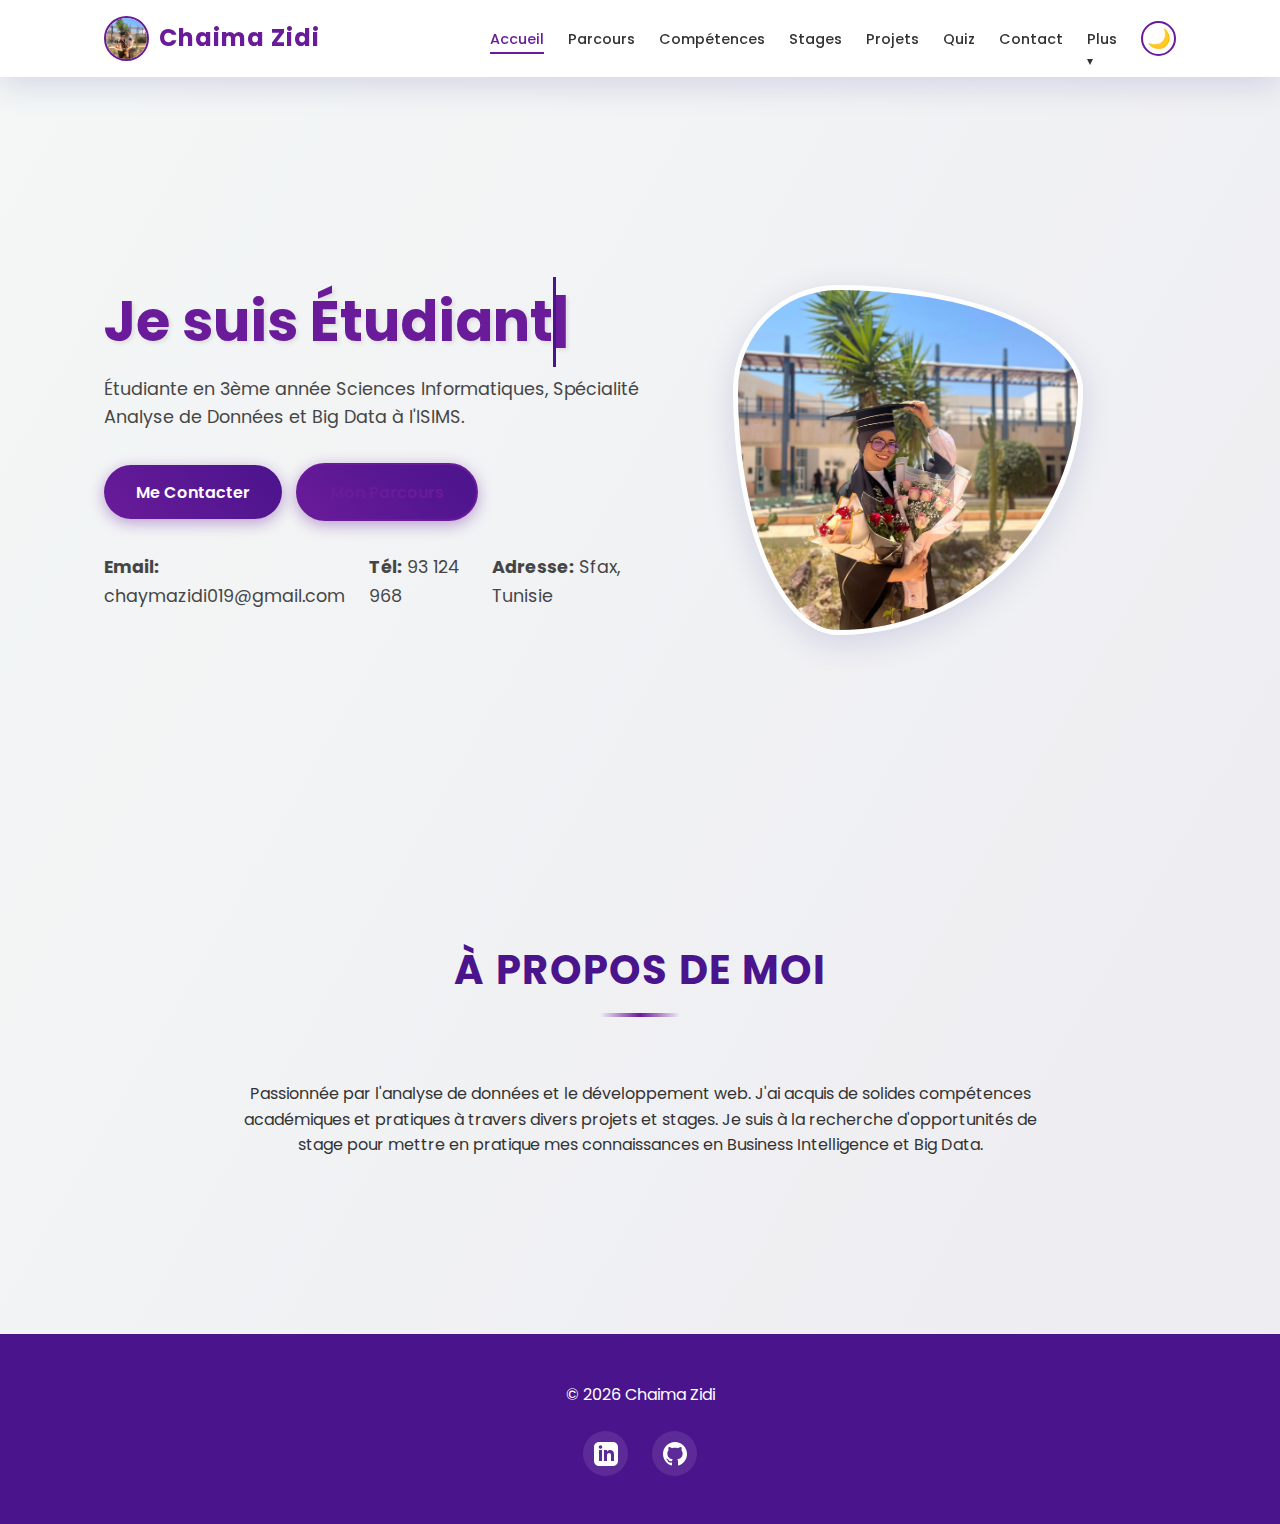
<file: index.html>
<!DOCTYPE html>
<html lang="fr">

<head>
    <meta charset="UTF-8">
    <meta name="viewport" content="width=device-width, initial-scale=1.0">
    <title>Portfolio - Chaima Zidi</title>
    <link rel="stylesheet" href="css/style.css">
    <link rel="stylesheet" href="css/custom_image.css">
    <link rel="stylesheet" href="css/dropdown.css">
</head>

<body>

    <!-- Header & Navigation -->
    <header>
        <nav>
            <div class="logo">
                <img src="images/graduation_image.png" alt="Profile" class="nav-profile-img">
                Chaima Zidi
            </div>
            <ul class="nav-links">
                <li><a href="index.html" class="active">Accueil</a></li>
                <li><a href="education.html">Parcours</a></li>
                <li><a href="skills.html">Compétences</a></li>
                <li><a href="experience.html">Stages</a></li>
                <li><a href="projects.html">Projets</a></li>
                <li><a href="quiz.html">Quiz</a></li>
                <li><a href="contact.html">Contact</a></li>

                <!-- Dropdown for Extras -->
                <li class="dropdown">
                    <a href="#" style="cursor: default;">Plus</a>
                    <ul class="dropdown-content">
                        <li><a href="events.html">Événements</a></li>
                        <li><a href="interests.html">Intérêts</a></li>
                        <li><a href="testimonial.html">IIT Avis</a></li>
                    </ul>
                </li>
            </ul>
        </nav>
    </header>

    <!-- Hero Section -->
    <section class="hero">
        <div class="hero-content">
            <h1>Je suis <span id="typing-text"></span></h1>
            <p>Étudiante en 3ème année Sciences Informatiques, Spécialité Analyse de Données et Big Data à l'ISIMS.</p>
            <div class="cta-buttons">
                <a href="contact.html" class="btn">Me Contacter</a>
                <a href="education.html" class="btn"
                    style="background-color: transparent; border: 2px solid var(--primary-color); color: var(--primary-color); margin-left: 10px;">Mon
                    Parcours</a>
            </div>

            <div class="social-links" style="margin-top: 2rem;">
                <p><strong>Email:</strong> chaymazidi019@gmail.com</p>
                <p><strong>Tél:</strong> 93 124 968</p>
                <p><strong>Adresse:</strong> Sfax, Tunisie</p>
            </div>
        </div>
        <div class="hero-image">
            <!-- Interactive Rounded Image -->
            <img src="images/graduation_image.png" alt="Chaima Zidi Graduation" class="interactive-img">
        </div>
    </section>

    <!-- Brief Intro Section -->
    <section>
        <h2 class="section-title">À Propos de Moi</h2>
        <p style="text-align: center; max-width: 800px; margin: 0 auto;">
            Passionnée par l'analyse de données et le développement web. J'ai acquis de solides compétences académiques
            et pratiques à travers divers projets et stages.
            Je suis à la recherche d'opportunités de stage pour mettre en pratique mes connaissances en Business
            Intelligence et Big Data.
        </p>
    </section>

    <footer>
        <p>&copy;
            <script>document.write(new Date().getFullYear())</script> Chaima Zidi
        </p>
        
        <div class="social-links">
            <a href="https://www.linkedin.com/in/chayma-zidi-4083202a0" target="_blank" aria-label="LinkedIn">
                <svg xmlns="http://www.w3.org/2000/svg" width="24" height="24" viewBox="0 0 24 24" fill="currentColor">
                    <path d="M19 0h-14c-2.761 0-5 2.239-5 5v14c0 2.761 2.239 5 5 5h14c2.762 0 5-2.239 5-5v-14c0-2.761-2.238-5-5-5zm-11 19h-3v-11h3v11zm-1.5-12.268c-.966 0-1.75-.79-1.75-1.764s.784-1.764 1.75-1.764 1.75.79 1.75 1.764-.783 1.764-1.75 1.764zm13.5 12.268h-3v-5.604c0-3.368-4-3.113-4 0v5.604h-3v-11h3v1.765c1.396-2.586 7-2.777 7 2.476v6.759z"/>
                </svg>
            </a>
            
            <a href="https://github.com/Chaima-23" target="_blank" aria-label="GitHub">
                <svg xmlns="http://www.w3.org/2000/svg" width="24" height="24" viewBox="0 0 24 24" fill="currentColor">
                    <path d="M12 0c-6.626 0-12 5.373-12 12 0 5.302 3.438 9.8 8.207 11.387.599.111.793-.261.793-.577v-2.234c-3.338.726-4.033-1.416-4.033-1.416-.546-1.387-1.333-1.756-1.333-1.756-1.089-.745.083-.729.083-.729 1.205.084 1.839 1.237 1.839 1.237 1.07 1.834 2.807 1.304 3.492.997.107-.775.418-1.305.762-1.604-2.665-.305-5.467-1.334-5.467-5.931 0-1.311.469-2.381 1.236-3.221-.124-.303-.535-1.524.117-3.176 0 0 1.008-.322 3.301 1.23.957-.266 1.983-.399 3.003-.404 1.02.005 2.047.138 3.006.404 2.291-1.552 3.297-1.23 3.297-1.23.653 1.653.242 2.874.118 3.176.77.84 1.235 1.911 1.235 3.221 0 4.609-2.807 5.624-5.479 5.921.43.372.823 1.102.823 2.222v3.293c0 .319.192.694.801.576 4.765-1.589 8.199-6.086 8.199-11.386 0-6.627-5.373-12-12-12z"/>
                </svg>
            </a>
        </div>
    </footer>


    <script src="js/main.js"></script>
</body>

</html>
</file>
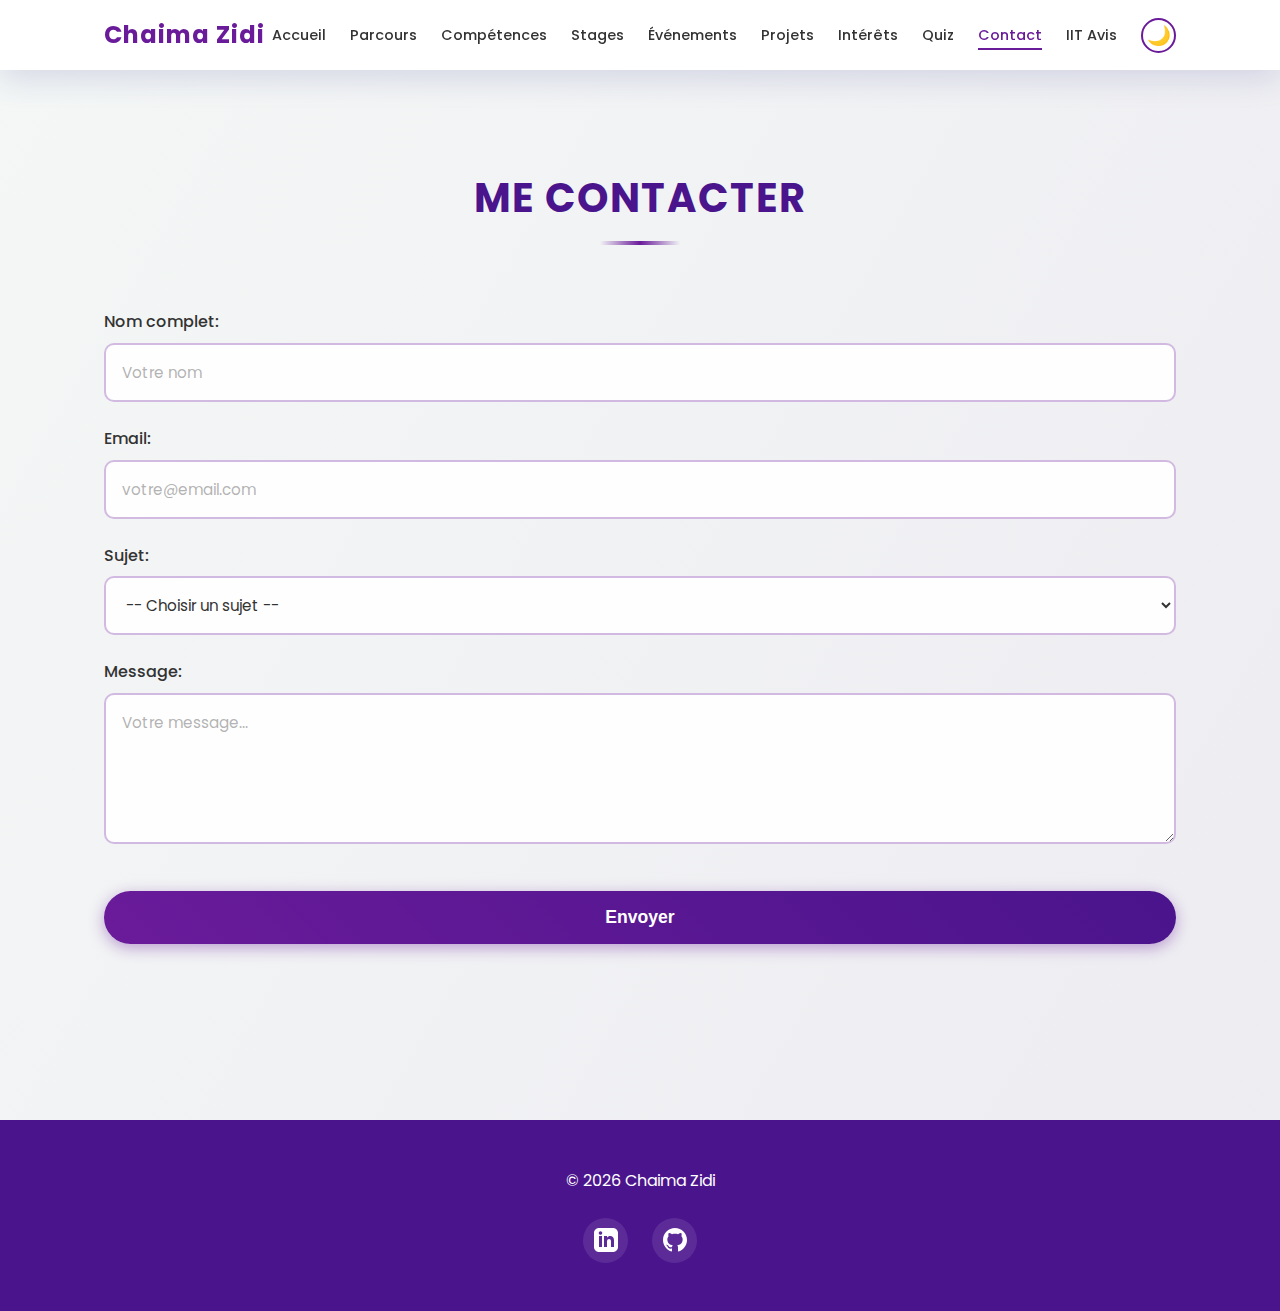
<file: contact.html>
<!DOCTYPE html>
<html lang="fr">

<head>
    <meta charset="UTF-8">
    <meta name="viewport" content="width=device-width, initial-scale=1.0">
    <title>Contactez-moi - Chaima Zidi</title>
    <link rel="stylesheet" href="css/style.css">
    <script src="js/contact.js?v=2"></script>
</head>

<body>

    <header>
        <nav>
            <div class="logo">Chaima Zidi</div>
            <ul class="nav-links">
                <li><a href="index.html">Accueil</a></li>
                <li><a href="education.html">Parcours</a></li>
                <li><a href="skills.html">Compétences</a></li>
                <li><a href="experience.html">Stages</a></li>
                <li><a href="events.html">Événements</a></li>
                <li><a href="projects.html">Projets</a></li>
                <li><a href="interests.html">Intérêts</a></li>
                <li><a href="quiz.html">Quiz</a></li>
                <li><a href="contact.html" class="active">Contact</a></li>
                <li><a href="testimonial.html">IIT Avis</a></li>
            </ul>
        </nav>
    </header>

    <section>
        <h2 class="section-title">Me Contacter</h2>

       <div class="contact-container">
        <form name="contactForm" onsubmit="return validateContactForm()" method="post">
                    <div class="form-group">
                    <label for="name">Nom complet:</label>
                    <input type="text" id="name" name="name" placeholder="Votre nom">
                </div>

                <div class="form-group">
                    <label for="email">Email:</label>
                    <input type="text" id="email" name="email" placeholder="votre@email.com">
                </div>

                <div class="form-group">
                    <label for="subject">Sujet:</label>
                    <select id="subject" name="subject">
                        <option value="">-- Choisir un sujet --</option>
                        <option value="stage">Proposition de stage</option>
                        <option value="projet">Collaboration projet</option>
                        <option value="autre">Autre</option>
                    </select>
                </div>

                <div class="form-group">
                    <label for="message">Message:</label>
                    <textarea id="message" name="message" rows="5" placeholder="Votre message..."></textarea>
                </div>

                <!-- Added type="button" to prevent default submission until validation passes if using onclick, 
                     but form onsubmit="return val()" is better for semantic HTML forms. -->
                <button type="submit" class="btn">Envoyer</button>
            </form>
        </div>
    </section>

    
    <footer>
        <p>&copy;
            <script>document.write(new Date().getFullYear())</script> Chaima Zidi
        </p>
        
        <div class="social-links">
            <a href="https://www.linkedin.com/in/chayma-zidi-4083202a0" target="_blank" aria-label="LinkedIn">
                <svg xmlns="http://www.w3.org/2000/svg" width="24" height="24" viewBox="0 0 24 24" fill="currentColor">
                    <path d="M19 0h-14c-2.761 0-5 2.239-5 5v14c0 2.761 2.239 5 5 5h14c2.762 0 5-2.239 5-5v-14c0-2.761-2.238-5-5-5zm-11 19h-3v-11h3v11zm-1.5-12.268c-.966 0-1.75-.79-1.75-1.764s.784-1.764 1.75-1.764 1.75.79 1.75 1.764-.783 1.764-1.75 1.764zm13.5 12.268h-3v-5.604c0-3.368-4-3.113-4 0v5.604h-3v-11h3v1.765c1.396-2.586 7-2.777 7 2.476v6.759z"/>
                </svg>
            </a>
            
            <a href="https://github.com/Chaima-23" target="_blank" aria-label="GitHub">
                <svg xmlns="http://www.w3.org/2000/svg" width="24" height="24" viewBox="0 0 24 24" fill="currentColor">
                    <path d="M12 0c-6.626 0-12 5.373-12 12 0 5.302 3.438 9.8 8.207 11.387.599.111.793-.261.793-.577v-2.234c-3.338.726-4.033-1.416-4.033-1.416-.546-1.387-1.333-1.756-1.333-1.756-1.089-.745.083-.729.083-.729 1.205.084 1.839 1.237 1.839 1.237 1.07 1.834 2.807 1.304 3.492.997.107-.775.418-1.305.762-1.604-2.665-.305-5.467-1.334-5.467-5.931 0-1.311.469-2.381 1.236-3.221-.124-.303-.535-1.524.117-3.176 0 0 1.008-.322 3.301 1.23.957-.266 1.983-.399 3.003-.404 1.02.005 2.047.138 3.006.404 2.291-1.552 3.297-1.23 3.297-1.23.653 1.653.242 2.874.118 3.176.77.84 1.235 1.911 1.235 3.221 0 4.609-2.807 5.624-5.479 5.921.43.372.823 1.102.823 2.222v3.293c0 .319.192.694.801.576 4.765-1.589 8.199-6.086 8.199-11.386 0-6.627-5.373-12-12-12z"/>
                </svg>
            </a>
        </div>
    </footer>

    <script src="js/main.js"></script>
</body>

</html>
</file>
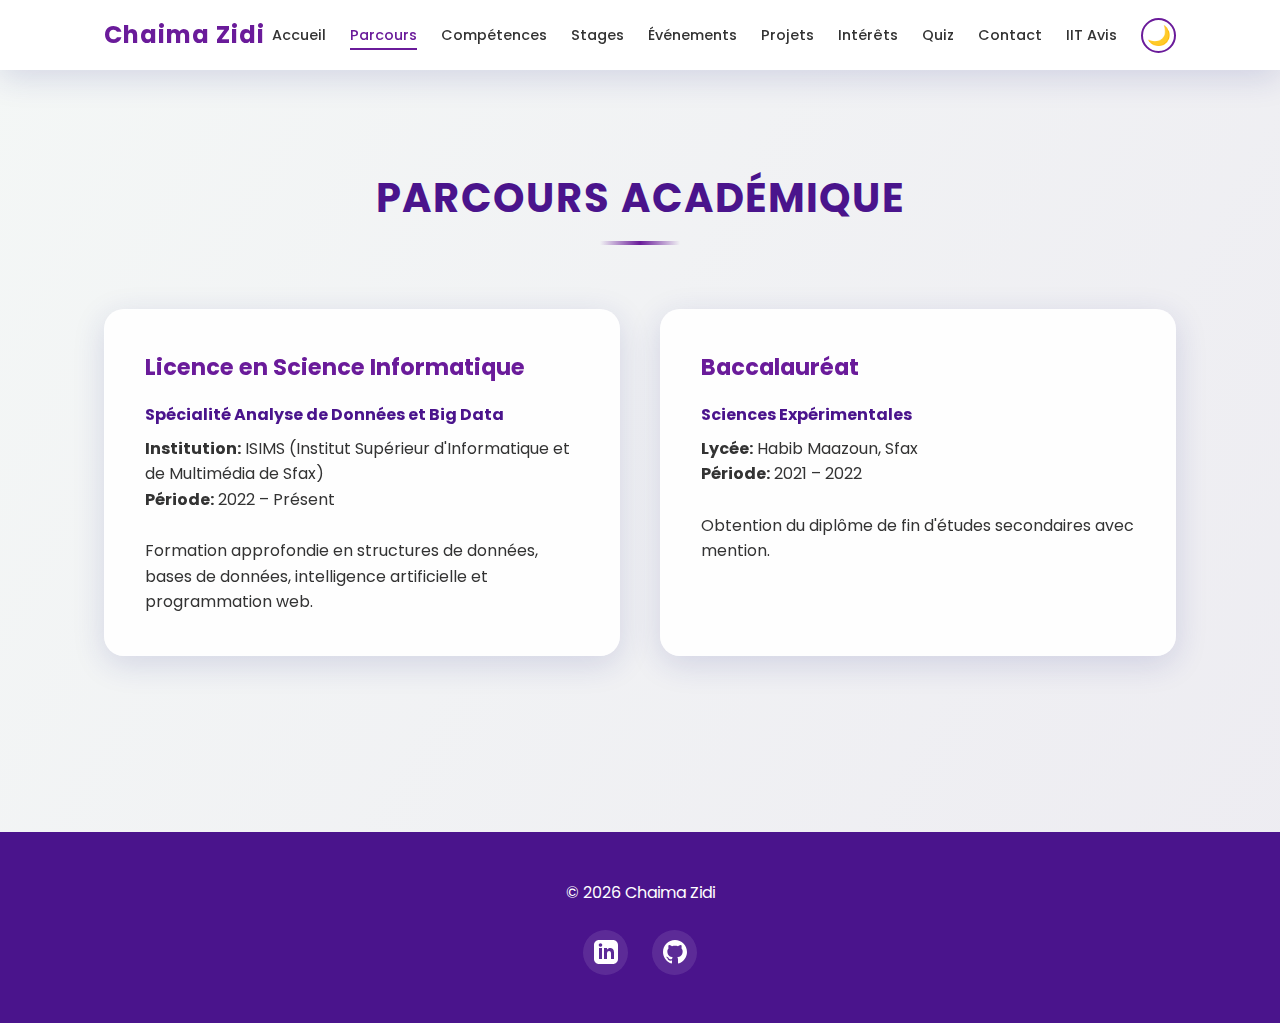
<file: education.html>
<!DOCTYPE html>
<html lang="fr">

<head>
    <meta charset="UTF-8">
    <meta name="viewport" content="width=device-width, initial-scale=1.0">
    <title>Parcours Académique - Chaima Zidi</title>
    <link rel="stylesheet" href="css/style.css">
</head>

<body>

    <!-- Header & Navigation -->
    <header>
        <nav>
            <div class="logo">Chaima Zidi</div>
            <ul class="nav-links">
                <li><a href="index.html">Accueil</a></li>
                <li><a href="education.html" class="active">Parcours</a></li>
                <li><a href="skills.html">Compétences</a></li>
                <li><a href="experience.html">Stages</a></li>
                <li><a href="events.html">Événements</a></li>
                <li><a href="projects.html">Projets</a></li>
                <li><a href="interests.html">Intérêts</a></li>
                <li><a href="quiz.html">Quiz</a></li>
                <li><a href="contact.html">Contact</a></li>
                <li><a href="testimonial.html">IIT Avis</a></li>
            </ul>
        </nav>
    </header>

    <section>
        <h2 class="section-title">Parcours Académique</h2>

        <div class="grid-container">
            <div class="card">
                <h3>Licence en Science Informatique</h3>
                <h4>Spécialité Analyse de Données et Big Data</h4>
                <p><strong>Institution:</strong> ISIMS (Institut Supérieur d'Informatique et de Multimédia de Sfax)</p>
                <p><strong>Période:</strong> 2022 – Présent</p>
                <br>
                <p>Formation approfondie en structures de données, bases de données, intelligence artificielle et
                    programmation web.</p>
            </div>

            <div class="card">
                <h3>Baccalauréat</h3>
                <h4>Sciences Expérimentales</h4>
                <p><strong>Lycée:</strong> Habib Maazoun, Sfax</p>
                <p><strong>Période:</strong> 2021 – 2022</p>
                <br>
                <p>Obtention du diplôme de fin d'études secondaires avec mention.</p>
            </div>
        </div>
    </section>

    
    <footer>
        <p>&copy;
            <script>document.write(new Date().getFullYear())</script> Chaima Zidi
        </p>
        
        <div class="social-links">
            <a href="https://www.linkedin.com/in/chayma-zidi-4083202a0" target="_blank" aria-label="LinkedIn">
                <svg xmlns="http://www.w3.org/2000/svg" width="24" height="24" viewBox="0 0 24 24" fill="currentColor">
                    <path d="M19 0h-14c-2.761 0-5 2.239-5 5v14c0 2.761 2.239 5 5 5h14c2.762 0 5-2.239 5-5v-14c0-2.761-2.238-5-5-5zm-11 19h-3v-11h3v11zm-1.5-12.268c-.966 0-1.75-.79-1.75-1.764s.784-1.764 1.75-1.764 1.75.79 1.75 1.764-.783 1.764-1.75 1.764zm13.5 12.268h-3v-5.604c0-3.368-4-3.113-4 0v5.604h-3v-11h3v1.765c1.396-2.586 7-2.777 7 2.476v6.759z"/>
                </svg>
            </a>
            
            <a href="https://github.com/Chaima-23" target="_blank" aria-label="GitHub">
                <svg xmlns="http://www.w3.org/2000/svg" width="24" height="24" viewBox="0 0 24 24" fill="currentColor">
                    <path d="M12 0c-6.626 0-12 5.373-12 12 0 5.302 3.438 9.8 8.207 11.387.599.111.793-.261.793-.577v-2.234c-3.338.726-4.033-1.416-4.033-1.416-.546-1.387-1.333-1.756-1.333-1.756-1.089-.745.083-.729.083-.729 1.205.084 1.839 1.237 1.839 1.237 1.07 1.834 2.807 1.304 3.492.997.107-.775.418-1.305.762-1.604-2.665-.305-5.467-1.334-5.467-5.931 0-1.311.469-2.381 1.236-3.221-.124-.303-.535-1.524.117-3.176 0 0 1.008-.322 3.301 1.23.957-.266 1.983-.399 3.003-.404 1.02.005 2.047.138 3.006.404 2.291-1.552 3.297-1.23 3.297-1.23.653 1.653.242 2.874.118 3.176.77.84 1.235 1.911 1.235 3.221 0 4.609-2.807 5.624-5.479 5.921.43.372.823 1.102.823 2.222v3.293c0 .319.192.694.801.576 4.765-1.589 8.199-6.086 8.199-11.386 0-6.627-5.373-12-12-12z"/>
                </svg>
            </a>
        </div>
    </footer>

    <script src="js/main.js"></script>
</body>

</html>
</file>
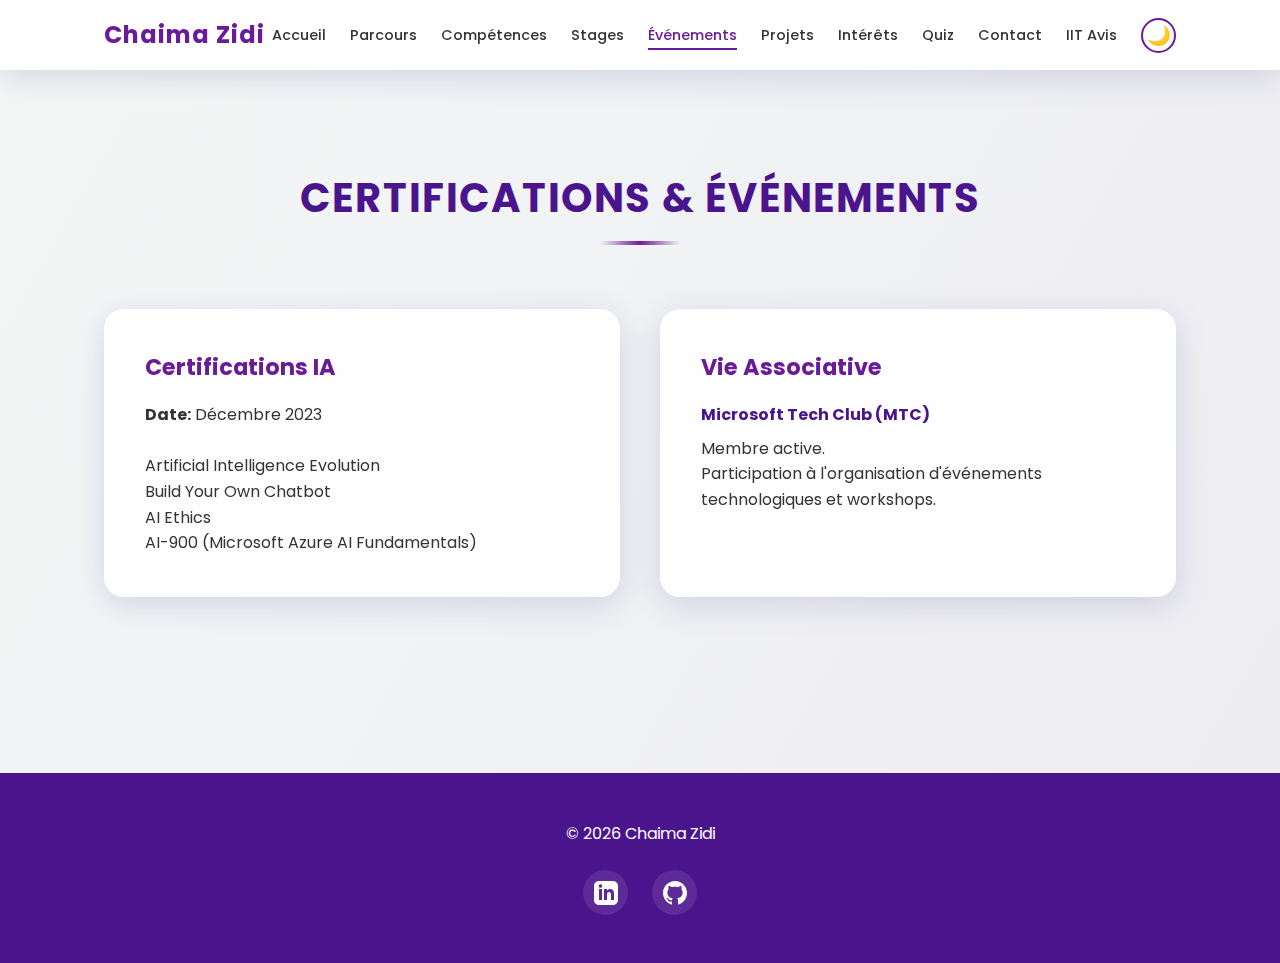
<file: events.html>
<!DOCTYPE html>
<html lang="fr">

<head>
    <meta charset="UTF-8">
    <meta name="viewport" content="width=device-width, initial-scale=1.0">
    <title>Événements & Certifications - Chaima Zidi</title>
    <link rel="stylesheet" href="css/style.css">
</head>

<body>

    <header>
        <nav>
            <div class="logo">Chaima Zidi</div>
            <ul class="nav-links">
                <li><a href="index.html">Accueil</a></li>
                <li><a href="education.html">Parcours</a></li>
                <li><a href="skills.html">Compétences</a></li>
                <li><a href="experience.html">Stages</a></li>
                <li><a href="events.html" class="active">Événements</a></li>
                <li><a href="projects.html">Projets</a></li>
                <li><a href="interests.html">Intérêts</a></li>
                <li><a href="quiz.html">Quiz</a></li>
                <li><a href="contact.html">Contact</a></li>
                <li><a href="testimonial.html">IIT Avis</a></li>
            </ul>
        </nav>
    </header>

    <section>
        <h2 class="section-title">Certifications & Événements</h2>

        <div class="grid-container">
            <div class="card">
                <h3>Certifications IA</h3>
                <p><strong>Date:</strong> Décembre 2023</p>
                <br>
                <ul>
                    <li>Artificial Intelligence Evolution</li>
                    <li>Build Your Own Chatbot</li>
                    <li>AI Ethics</li>
                    <li>AI-900 (Microsoft Azure AI Fundamentals)</li>
                </ul>
            </div>

            <div class="card">
                <h3>Vie Associative</h3>
                <h4>Microsoft Tech Club (MTC)</h4>
                <p>Membre active.</p>
                <p>Participation à l'organisation d'événements technologiques et workshops.</p>
            </div>
        </div>
    </section>

   
    <footer>
        <p>&copy;
            <script>document.write(new Date().getFullYear())</script> Chaima Zidi
        </p>
        
        <div class="social-links">
            <a href="https://www.linkedin.com/in/chayma-zidi-4083202a0" target="_blank" aria-label="LinkedIn">
                <svg xmlns="http://www.w3.org/2000/svg" width="24" height="24" viewBox="0 0 24 24" fill="currentColor">
                    <path d="M19 0h-14c-2.761 0-5 2.239-5 5v14c0 2.761 2.239 5 5 5h14c2.762 0 5-2.239 5-5v-14c0-2.761-2.238-5-5-5zm-11 19h-3v-11h3v11zm-1.5-12.268c-.966 0-1.75-.79-1.75-1.764s.784-1.764 1.75-1.764 1.75.79 1.75 1.764-.783 1.764-1.75 1.764zm13.5 12.268h-3v-5.604c0-3.368-4-3.113-4 0v5.604h-3v-11h3v1.765c1.396-2.586 7-2.777 7 2.476v6.759z"/>
                </svg>
            </a>
            
            <a href="https://github.com/Chaima-23" target="_blank" aria-label="GitHub">
                <svg xmlns="http://www.w3.org/2000/svg" width="24" height="24" viewBox="0 0 24 24" fill="currentColor">
                    <path d="M12 0c-6.626 0-12 5.373-12 12 0 5.302 3.438 9.8 8.207 11.387.599.111.793-.261.793-.577v-2.234c-3.338.726-4.033-1.416-4.033-1.416-.546-1.387-1.333-1.756-1.333-1.756-1.089-.745.083-.729.083-.729 1.205.084 1.839 1.237 1.839 1.237 1.07 1.834 2.807 1.304 3.492.997.107-.775.418-1.305.762-1.604-2.665-.305-5.467-1.334-5.467-5.931 0-1.311.469-2.381 1.236-3.221-.124-.303-.535-1.524.117-3.176 0 0 1.008-.322 3.301 1.23.957-.266 1.983-.399 3.003-.404 1.02.005 2.047.138 3.006.404 2.291-1.552 3.297-1.23 3.297-1.23.653 1.653.242 2.874.118 3.176.77.84 1.235 1.911 1.235 3.221 0 4.609-2.807 5.624-5.479 5.921.43.372.823 1.102.823 2.222v3.293c0 .319.192.694.801.576 4.765-1.589 8.199-6.086 8.199-11.386 0-6.627-5.373-12-12-12z"/>
                </svg>
            </a>
        </div>
    </footer>

    <script src="js/main.js"></script>
</body>

</html>
</file>
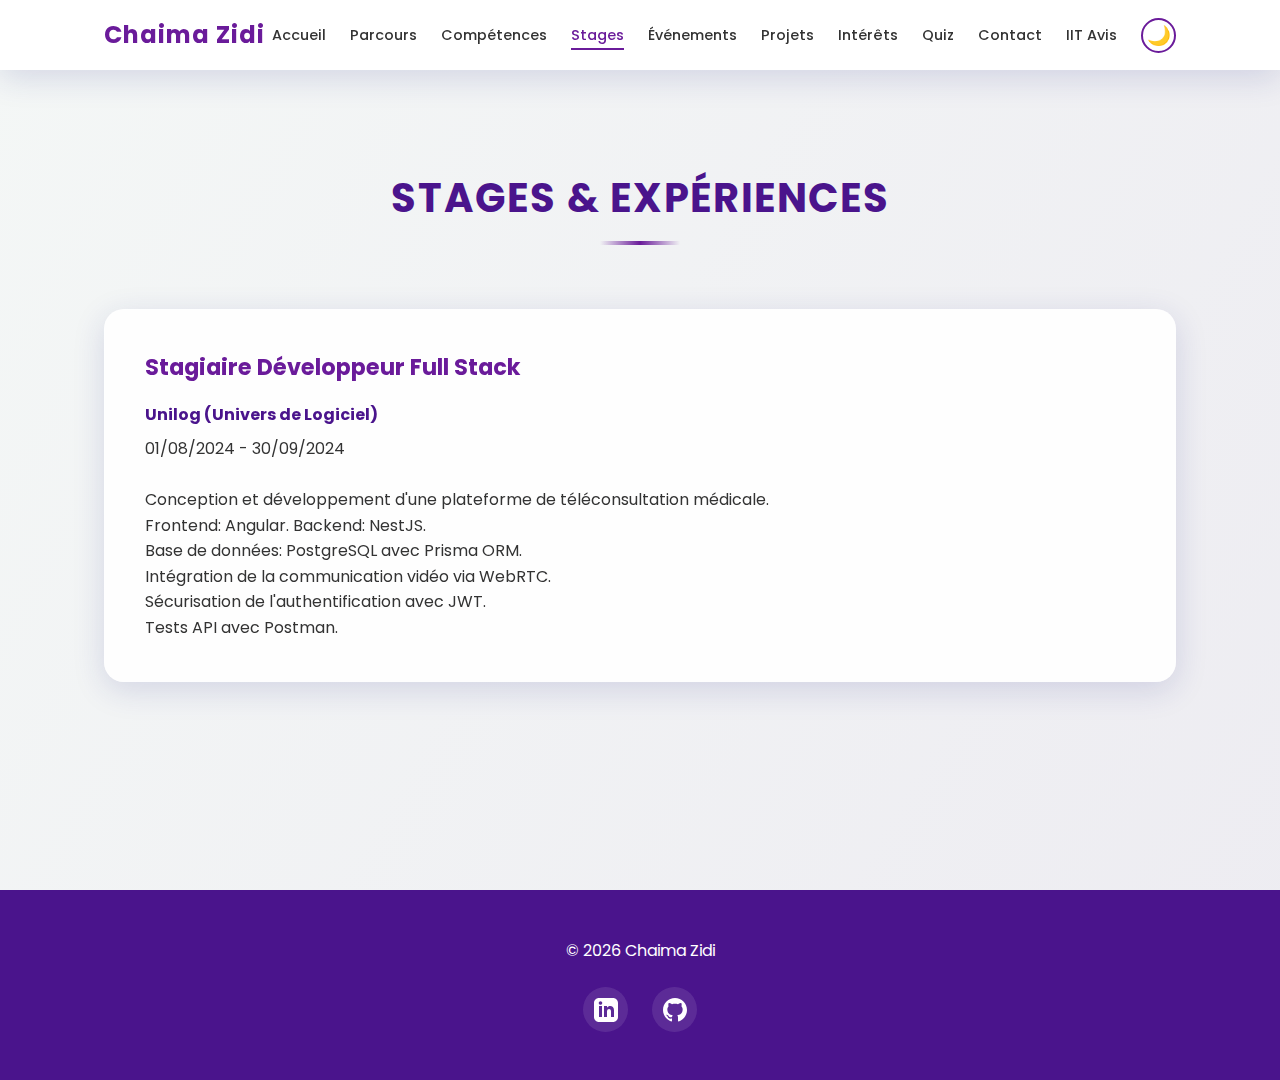
<file: experience.html>
<!DOCTYPE html>
<html lang="fr">

<head>
    <meta charset="UTF-8">
    <meta name="viewport" content="width=device-width, initial-scale=1.0">
    <title>Expérience Professionnelle - Chaima Zidi</title>
    <link rel="stylesheet" href="css/style.css">
</head>

<body>

    <header>
        <nav>
            <div class="logo">Chaima Zidi</div>
            <ul class="nav-links">
                <li><a href="index.html">Accueil</a></li>
                <li><a href="education.html">Parcours</a></li>
                <li><a href="skills.html">Compétences</a></li>
                <li><a href="experience.html" class="active">Stages</a></li>
                <li><a href="events.html">Événements</a></li>
                <li><a href="projects.html">Projets</a></li>
                <li><a href="interests.html">Intérêts</a></li>
                <li><a href="quiz.html">Quiz</a></li>
                <li><a href="contact.html">Contact</a></li>
                <li><a href="testimonial.html">IIT Avis</a></li>
            </ul>
        </nav>
    </header>

    <section>
        <h2 class="section-title">Stages & Expériences</h2>

        <div class="card" style="margin-bottom: 2rem;">
            <h3>Stagiaire Développeur Full Stack</h3>
            <h4>Unilog (Univers de Logiciel)</h4>
            <p class="date">01/08/2024 - 30/09/2024</p>
            <br>
            <ul>
                <li>Conception et développement d'une plateforme de téléconsultation médicale.</li>
                <li>Frontend: Angular. Backend: NestJS.</li>
                <li>Base de données: PostgreSQL avec Prisma ORM.</li>
                <li>Intégration de la communication vidéo via WebRTC.</li>
                <li>Sécurisation de l'authentification avec JWT.</li>
                <li>Tests API avec Postman.</li>
            </ul>
        </div>
    </section>

   
    <footer>
        <p>&copy;
            <script>document.write(new Date().getFullYear())</script> Chaima Zidi
        </p>
        
        <div class="social-links">
            <a href="https://www.linkedin.com/in/chayma-zidi-4083202a0" target="_blank" aria-label="LinkedIn">
                <svg xmlns="http://www.w3.org/2000/svg" width="24" height="24" viewBox="0 0 24 24" fill="currentColor">
                    <path d="M19 0h-14c-2.761 0-5 2.239-5 5v14c0 2.761 2.239 5 5 5h14c2.762 0 5-2.239 5-5v-14c0-2.761-2.238-5-5-5zm-11 19h-3v-11h3v11zm-1.5-12.268c-.966 0-1.75-.79-1.75-1.764s.784-1.764 1.75-1.764 1.75.79 1.75 1.764-.783 1.764-1.75 1.764zm13.5 12.268h-3v-5.604c0-3.368-4-3.113-4 0v5.604h-3v-11h3v1.765c1.396-2.586 7-2.777 7 2.476v6.759z"/>
                </svg>
            </a>
            
            <a href="https://github.com/Chaima-23" target="_blank" aria-label="GitHub">
                <svg xmlns="http://www.w3.org/2000/svg" width="24" height="24" viewBox="0 0 24 24" fill="currentColor">
                    <path d="M12 0c-6.626 0-12 5.373-12 12 0 5.302 3.438 9.8 8.207 11.387.599.111.793-.261.793-.577v-2.234c-3.338.726-4.033-1.416-4.033-1.416-.546-1.387-1.333-1.756-1.333-1.756-1.089-.745.083-.729.083-.729 1.205.084 1.839 1.237 1.839 1.237 1.07 1.834 2.807 1.304 3.492.997.107-.775.418-1.305.762-1.604-2.665-.305-5.467-1.334-5.467-5.931 0-1.311.469-2.381 1.236-3.221-.124-.303-.535-1.524.117-3.176 0 0 1.008-.322 3.301 1.23.957-.266 1.983-.399 3.003-.404 1.02.005 2.047.138 3.006.404 2.291-1.552 3.297-1.23 3.297-1.23.653 1.653.242 2.874.118 3.176.77.84 1.235 1.911 1.235 3.221 0 4.609-2.807 5.624-5.479 5.921.43.372.823 1.102.823 2.222v3.293c0 .319.192.694.801.576 4.765-1.589 8.199-6.086 8.199-11.386 0-6.627-5.373-12-12-12z"/>
                </svg>
            </a>
        </div>
    </footer>

    <script src="js/main.js"></script>
</body>

</html>
</file>
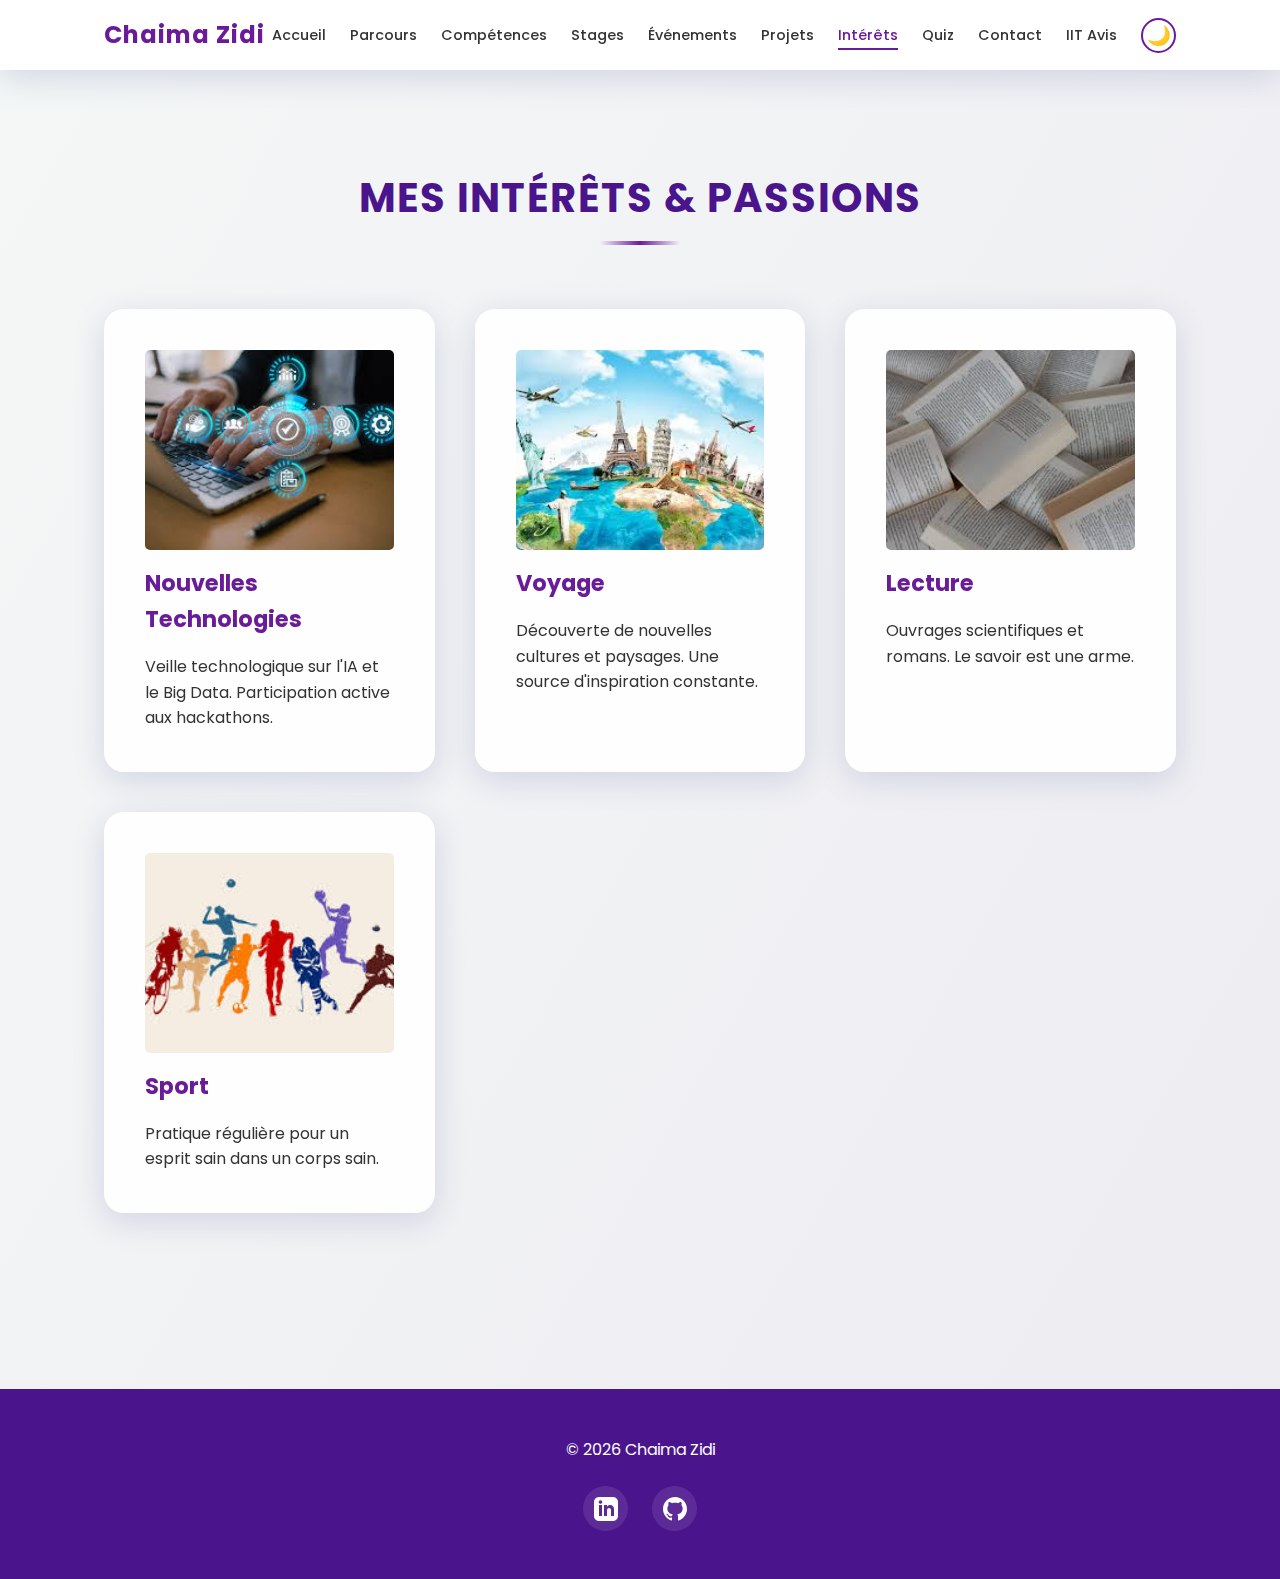
<file: interests.html>
<!DOCTYPE html>
<html lang="fr">

<head>
    <meta charset="UTF-8">
    <meta name="viewport" content="width=device-width, initial-scale=1.0">
    <title>Intérêts - Chaima Zidi</title>
    <link rel="stylesheet" href="css/style.css">
    <style>
        .interest-img {
            width: 100%;
            height: 200px;
            object-fit: cover;
            border-radius: 5px;
            margin-bottom: 1rem;
            background-color: #eee;
        }
    </style>
</head>

<body>

    <header>
        <nav>
            <div class="logo">Chaima Zidi</div>
            <ul class="nav-links">
                <li><a href="index.html">Accueil</a></li>
                <li><a href="education.html">Parcours</a></li>
                <li><a href="skills.html">Compétences</a></li>
                <li><a href="experience.html">Stages</a></li>
                <li><a href="events.html">Événements</a></li>
                <li><a href="projects.html">Projets</a></li>
                <li><a href="interests.html" class="active">Intérêts</a></li>
                <li><a href="quiz.html">Quiz</a></li>
                <li><a href="contact.html">Contact</a></li>
                <li><a href="testimonial.html">IIT Avis</a></li>
            </ul>
        </nav>
    </header>

    <section>
        <h2 class="section-title">Mes Intérêts & Passions</h2>

        <div class="grid-container">
            <div class="card">
                <!-- Placeholder for image -->
                <div class="interest-img"
                    style="background: url('images/tech.jpg') center/cover;"></div>
                <h3>Nouvelles Technologies</h3>
                <p>Veille technologique sur l'IA et le Big Data. Participation active aux hackathons.</p>
            </div>

            <div class="card">
                <div class="interest-img"
                    style="background: url('images/voyage.jpg') center/cover;"></div>
                <h3>Voyage</h3>
                <p>Découverte de nouvelles cultures et paysages. Une source d'inspiration constante.</p>
            </div>

            <div class="card">
                <div class="interest-img"
                    style="background: url('images/lecture.jpg') center/cover;"></div>
                <h3>Lecture</h3>
                <p>Ouvrages scientifiques et romans. Le savoir est une arme.</p>
            </div>

            <div class="card">
                <div class="interest-img"
                    style="background: url('images/sport.jpg') center/cover;"></div>
                <h3>Sport</h3>
                <p>Pratique régulière pour un esprit sain dans un corps sain.</p>
            </div>
        </div>
    </section>

   
    <footer>
        <p>&copy;
            <script>document.write(new Date().getFullYear())</script> Chaima Zidi
        </p>
        
        <div class="social-links">
            <a href="https://www.linkedin.com/in/chayma-zidi-4083202a0" target="_blank" aria-label="LinkedIn">
                <svg xmlns="http://www.w3.org/2000/svg" width="24" height="24" viewBox="0 0 24 24" fill="currentColor">
                    <path d="M19 0h-14c-2.761 0-5 2.239-5 5v14c0 2.761 2.239 5 5 5h14c2.762 0 5-2.239 5-5v-14c0-2.761-2.238-5-5-5zm-11 19h-3v-11h3v11zm-1.5-12.268c-.966 0-1.75-.79-1.75-1.764s.784-1.764 1.75-1.764 1.75.79 1.75 1.764-.783 1.764-1.75 1.764zm13.5 12.268h-3v-5.604c0-3.368-4-3.113-4 0v5.604h-3v-11h3v1.765c1.396-2.586 7-2.777 7 2.476v6.759z"/>
                </svg>
            </a>
            
            <a href="https://github.com/Chaima-23" target="_blank" aria-label="GitHub">
                <svg xmlns="http://www.w3.org/2000/svg" width="24" height="24" viewBox="0 0 24 24" fill="currentColor">
                    <path d="M12 0c-6.626 0-12 5.373-12 12 0 5.302 3.438 9.8 8.207 11.387.599.111.793-.261.793-.577v-2.234c-3.338.726-4.033-1.416-4.033-1.416-.546-1.387-1.333-1.756-1.333-1.756-1.089-.745.083-.729.083-.729 1.205.084 1.839 1.237 1.839 1.237 1.07 1.834 2.807 1.304 3.492.997.107-.775.418-1.305.762-1.604-2.665-.305-5.467-1.334-5.467-5.931 0-1.311.469-2.381 1.236-3.221-.124-.303-.535-1.524.117-3.176 0 0 1.008-.322 3.301 1.23.957-.266 1.983-.399 3.003-.404 1.02.005 2.047.138 3.006.404 2.291-1.552 3.297-1.23 3.297-1.23.653 1.653.242 2.874.118 3.176.77.84 1.235 1.911 1.235 3.221 0 4.609-2.807 5.624-5.479 5.921.43.372.823 1.102.823 2.222v3.293c0 .319.192.694.801.576 4.765-1.589 8.199-6.086 8.199-11.386 0-6.627-5.373-12-12-12z"/>
                </svg>
            </a>
        </div>
    </footer>

    <script src="js/main.js"></script>
</body>

</html>
</file>
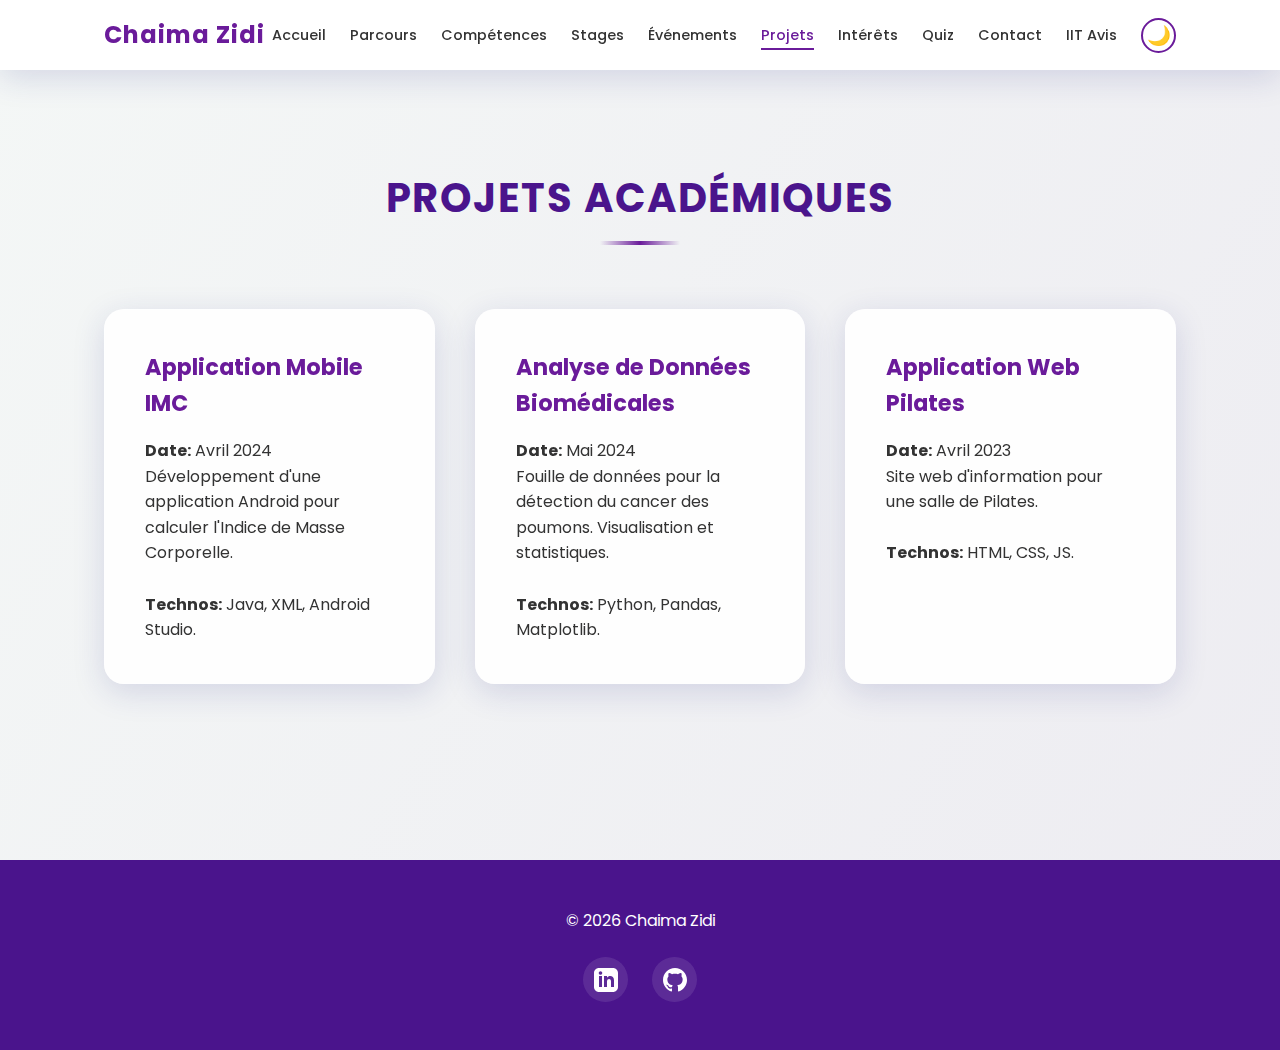
<file: projects.html>
<!DOCTYPE html>
<html lang="fr">

<head>
    <meta charset="UTF-8">
    <meta name="viewport" content="width=device-width, initial-scale=1.0">
    <title>Projets Académiques - Chaima Zidi</title>
    <link rel="stylesheet" href="css/style.css">
</head>

<body>

    <header>
        <nav>
            <div class="logo">Chaima Zidi</div>
            <ul class="nav-links">
                <li><a href="index.html">Accueil</a></li>
                <li><a href="education.html">Parcours</a></li>
                <li><a href="skills.html">Compétences</a></li>
                <li><a href="experience.html">Stages</a></li>
                <li><a href="events.html">Événements</a></li>
                <li><a href="projects.html" class="active">Projets</a></li>
                <li><a href="interests.html">Intérêts</a></li>
                <li><a href="quiz.html">Quiz</a></li>
                <li><a href="contact.html">Contact</a></li>
                <li><a href="testimonial.html">IIT Avis</a></li>
            </ul>
        </nav>
    </header>

    <section>
        <h2 class="section-title">Projets Académiques</h2>

        <div class="grid-container">
            <div class="card">
                <h3>Application Mobile IMC</h3>
                <p><strong>Date:</strong> Avril 2024</p>
                <p>Développement d'une application Android pour calculer l'Indice de Masse Corporelle.</p>
                <br>
                <p><strong>Technos:</strong> Java, XML, Android Studio.</p>
            </div>

            <div class="card">
                <h3>Analyse de Données Biomédicales</h3>
                <p><strong>Date:</strong> Mai 2024</p>
                <p>Fouille de données pour la détection du cancer des poumons. Visualisation et statistiques.</p>
                <br>
                <p><strong>Technos:</strong> Python, Pandas, Matplotlib.</p>
            </div>

            <div class="card">
                <h3>Application Web Pilates</h3>
                <p><strong>Date:</strong> Avril 2023</p>
                <p>Site web d'information pour une salle de Pilates.</p>
                <br>
                <p><strong>Technos:</strong> HTML, CSS, JS.</p>
            </div>
        </div>
    </section>

   
    <footer>
        <p>&copy;
            <script>document.write(new Date().getFullYear())</script> Chaima Zidi
        </p>
        
        <div class="social-links">
            <a href="https://www.linkedin.com/in/chayma-zidi-4083202a0" target="_blank" aria-label="LinkedIn">
                <svg xmlns="http://www.w3.org/2000/svg" width="24" height="24" viewBox="0 0 24 24" fill="currentColor">
                    <path d="M19 0h-14c-2.761 0-5 2.239-5 5v14c0 2.761 2.239 5 5 5h14c2.762 0 5-2.239 5-5v-14c0-2.761-2.238-5-5-5zm-11 19h-3v-11h3v11zm-1.5-12.268c-.966 0-1.75-.79-1.75-1.764s.784-1.764 1.75-1.764 1.75.79 1.75 1.764-.783 1.764-1.75 1.764zm13.5 12.268h-3v-5.604c0-3.368-4-3.113-4 0v5.604h-3v-11h3v1.765c1.396-2.586 7-2.777 7 2.476v6.759z"/>
                </svg>
            </a>
            
            <a href="https://github.com/Chaima-23" target="_blank" aria-label="GitHub">
                <svg xmlns="http://www.w3.org/2000/svg" width="24" height="24" viewBox="0 0 24 24" fill="currentColor">
                    <path d="M12 0c-6.626 0-12 5.373-12 12 0 5.302 3.438 9.8 8.207 11.387.599.111.793-.261.793-.577v-2.234c-3.338.726-4.033-1.416-4.033-1.416-.546-1.387-1.333-1.756-1.333-1.756-1.089-.745.083-.729.083-.729 1.205.084 1.839 1.237 1.839 1.237 1.07 1.834 2.807 1.304 3.492.997.107-.775.418-1.305.762-1.604-2.665-.305-5.467-1.334-5.467-5.931 0-1.311.469-2.381 1.236-3.221-.124-.303-.535-1.524.117-3.176 0 0 1.008-.322 3.301 1.23.957-.266 1.983-.399 3.003-.404 1.02.005 2.047.138 3.006.404 2.291-1.552 3.297-1.23 3.297-1.23.653 1.653.242 2.874.118 3.176.77.84 1.235 1.911 1.235 3.221 0 4.609-2.807 5.624-5.479 5.921.43.372.823 1.102.823 2.222v3.293c0 .319.192.694.801.576 4.765-1.589 8.199-6.086 8.199-11.386 0-6.627-5.373-12-12-12z"/>
                </svg>
            </a>
        </div>
    </footer>

    <script src="js/main.js"></script>
</body>

</html>
</file>
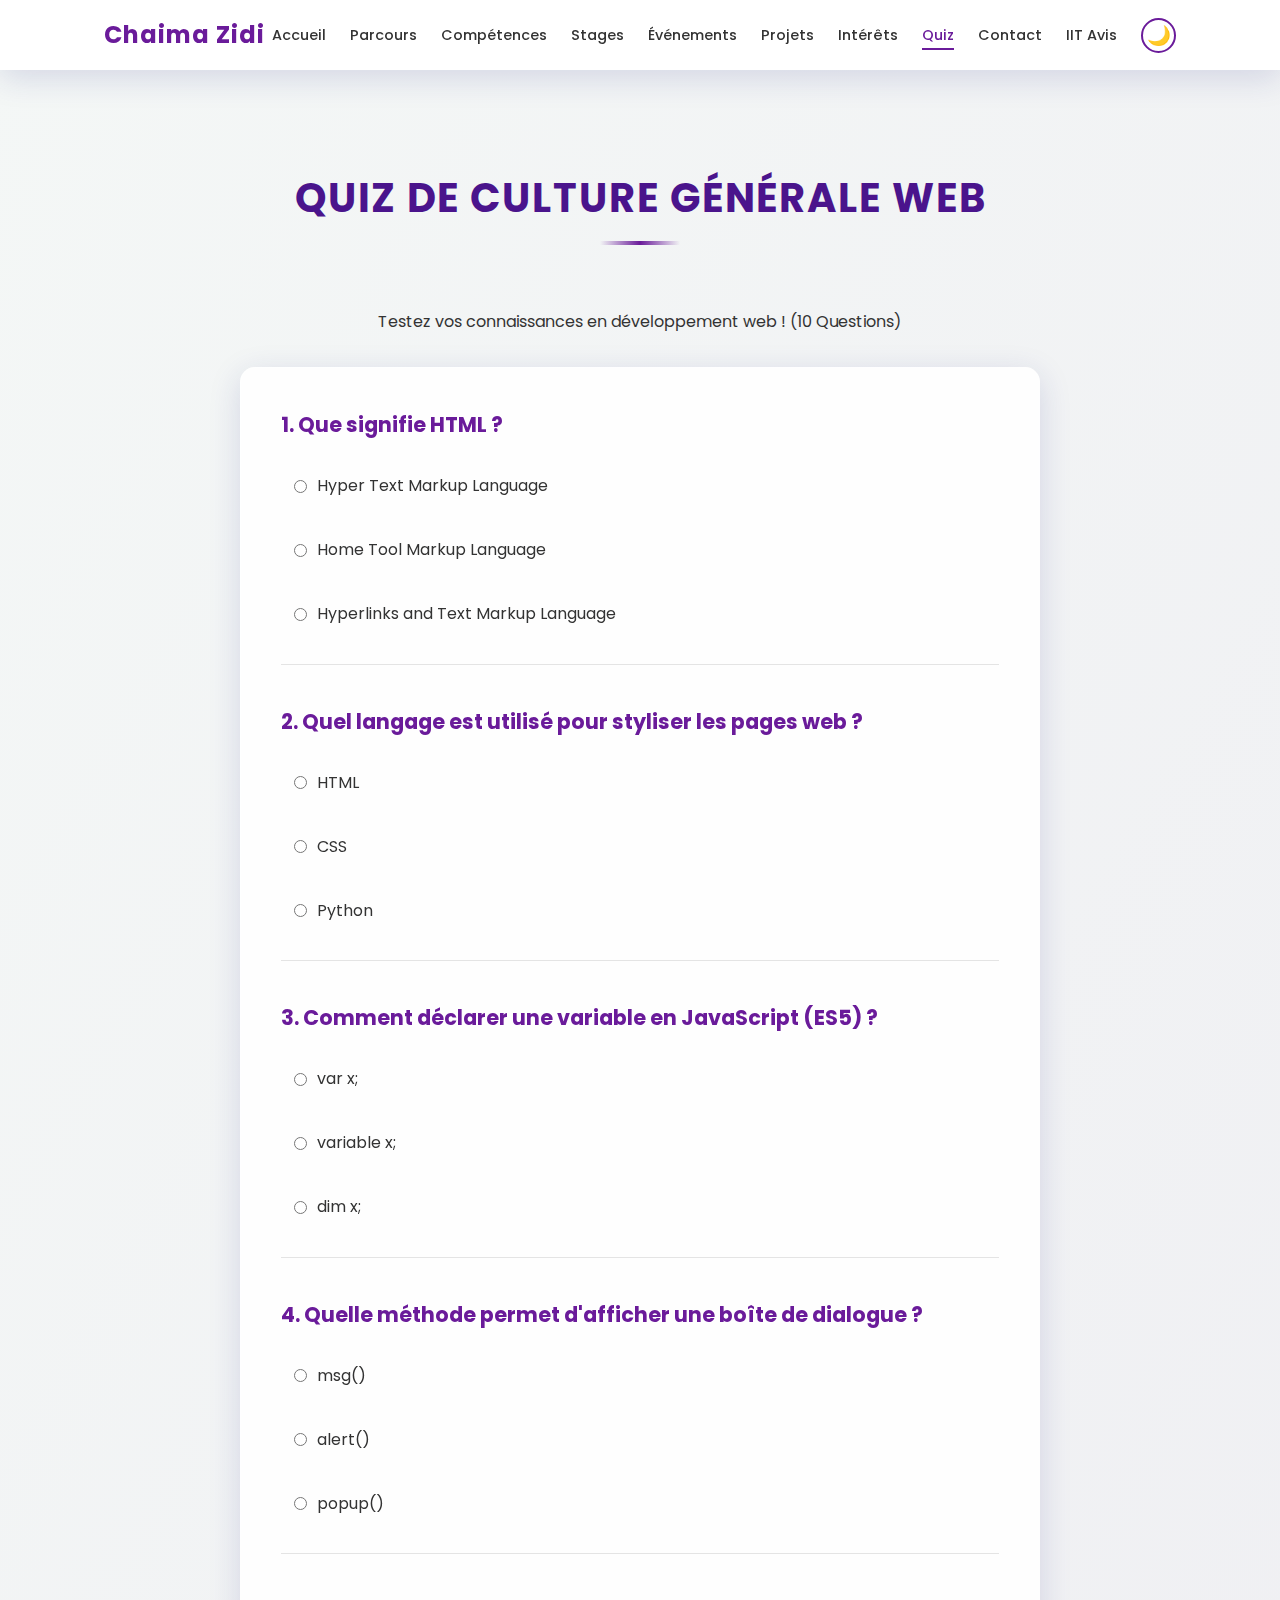
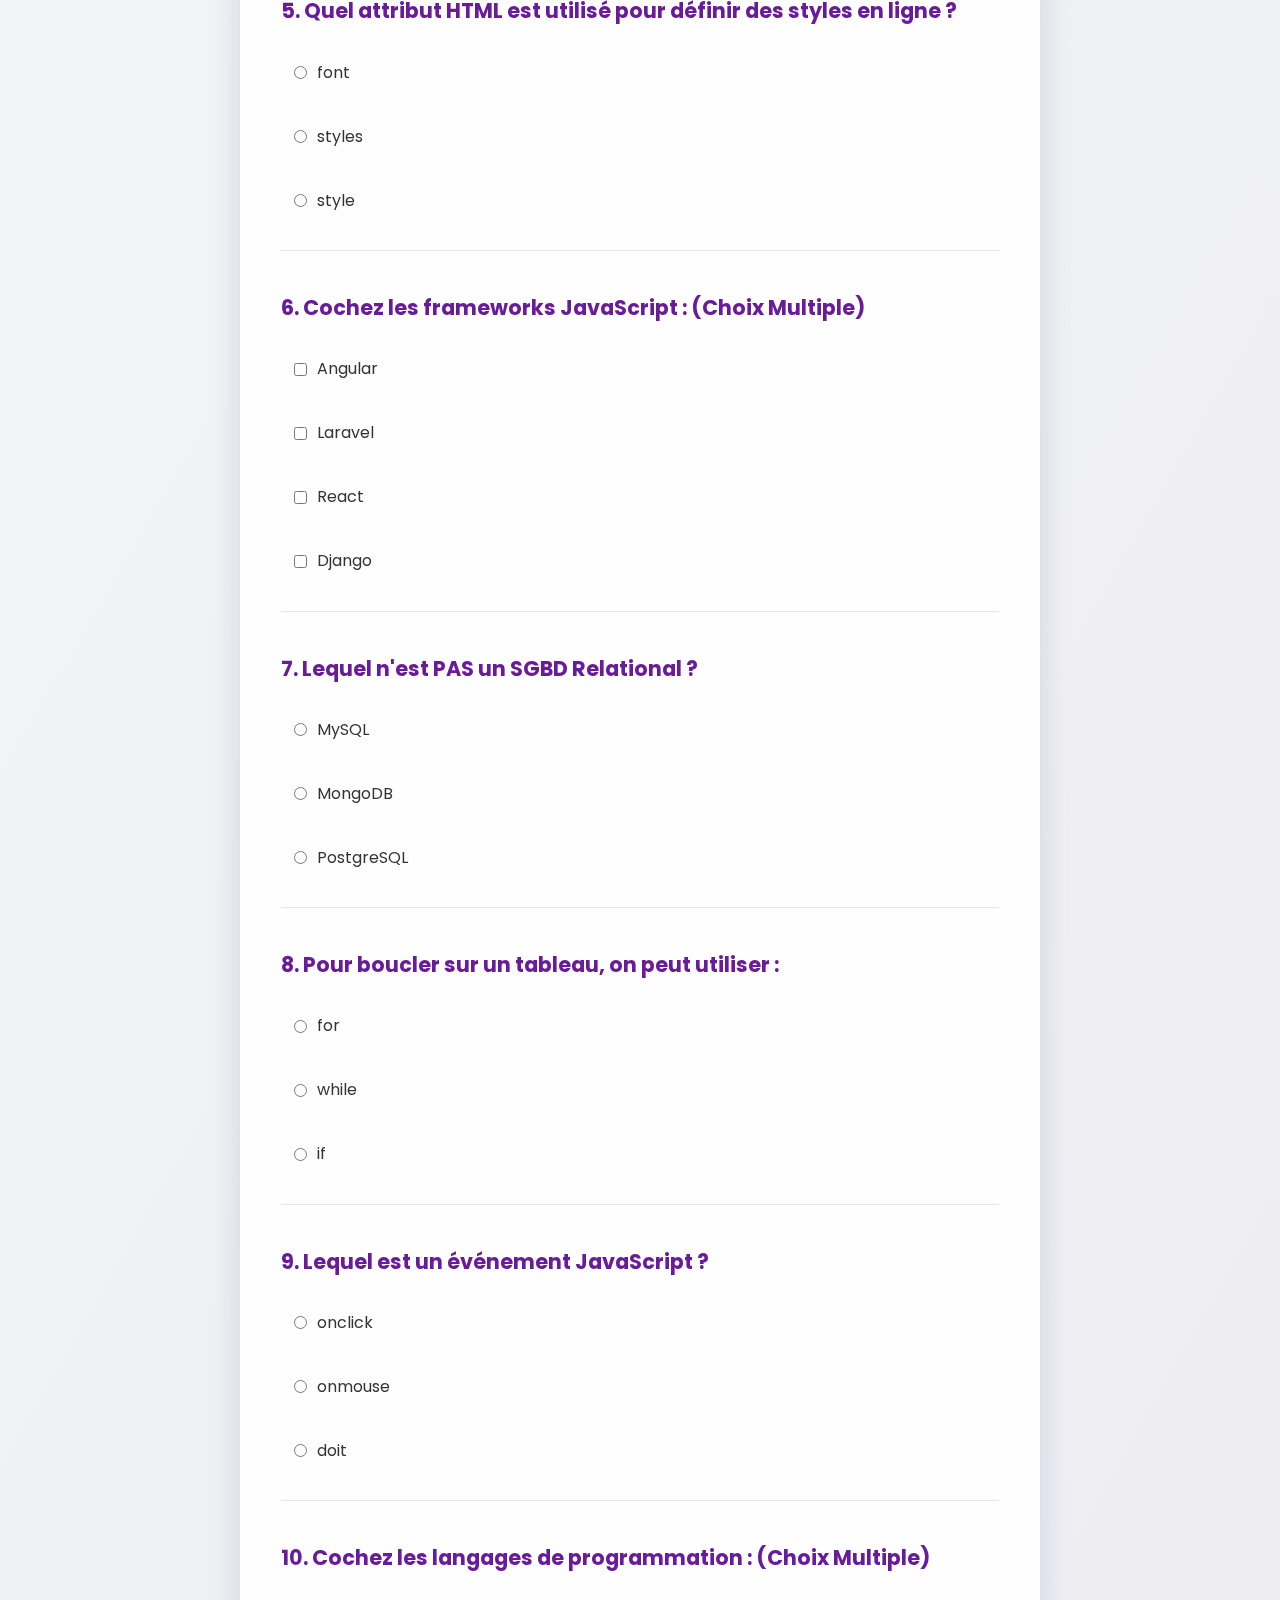
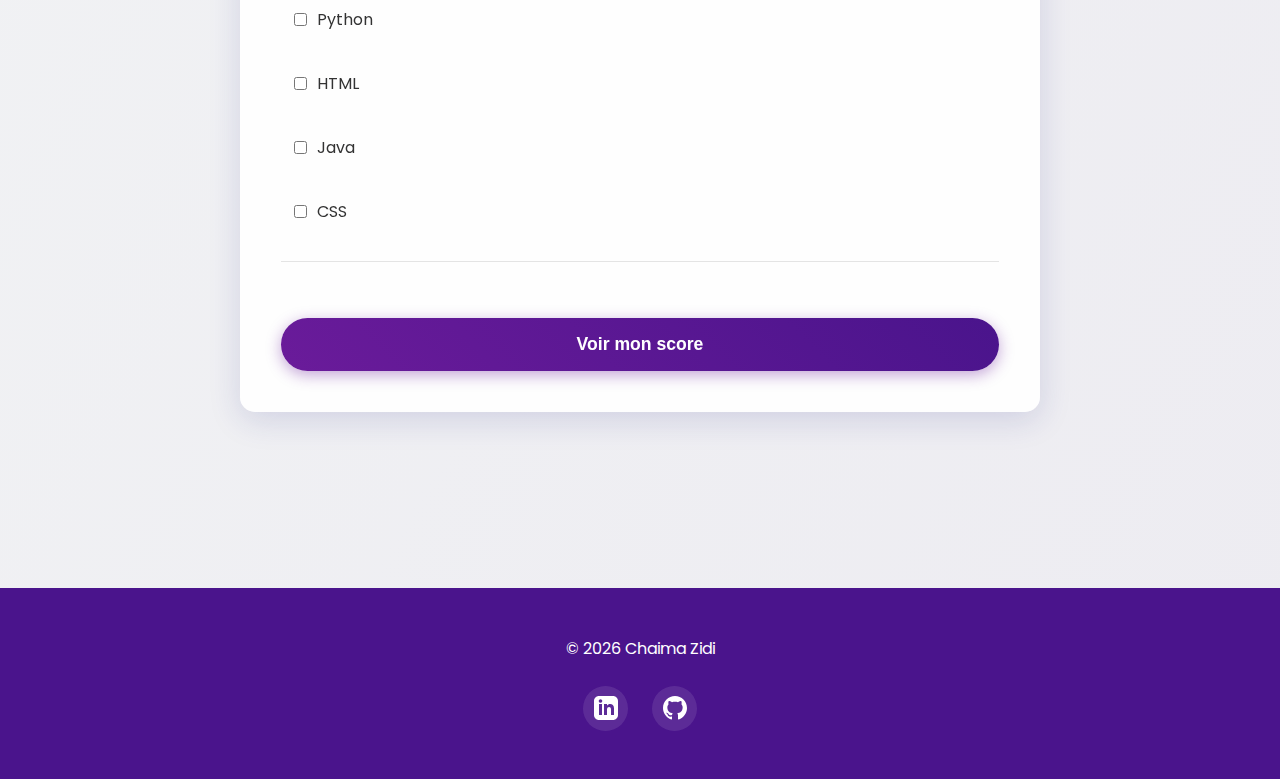
<file: quiz.html>
<!DOCTYPE html>
<html lang="fr">

<head>
    <meta charset="UTF-8">
    <meta name="viewport" content="width=device-width, initial-scale=1.0">
    <title>Quiz - Chaima Zidi</title>
    <link rel="stylesheet" href="css/style.css">
    <script src="js/quiz.js"></script>
</head>

<body onload="initQuiz()">

    <header>
        <nav>
            <div class="logo">Chaima Zidi</div>
            <ul class="nav-links">
                <li><a href="index.html">Accueil</a></li>
                <li><a href="education.html">Parcours</a></li>
                <li><a href="skills.html">Compétences</a></li>
                <li><a href="experience.html">Stages</a></li>
                <li><a href="events.html">Événements</a></li>
                <li><a href="projects.html">Projets</a></li>
                <li><a href="interests.html">Intérêts</a></li>
                <li><a href="quiz.html" class="active">Quiz</a></li>
                <li><a href="contact.html">Contact</a></li>
                <li><a href="testimonial.html">IIT Avis</a></li>
            </ul>
        </nav>
    </header>

    <section>
        <h2 class="section-title">Quiz de Culture Générale Web</h2>
        <p style="text-align: center; margin-bottom: 2rem;">Testez vos connaissances en développement web ! (10
            Questions)</p>

        <div class="quiz-container">
            <form name="quizForm" id="quizForm">
                <div id="questions-container"></div>

                <button type="button" class="btn" onclick="submitQuiz()">Voir mon score</button>
            </form>

            <div id="result" class="result-box"></div>
        </div>
    </section>

    
    <footer>
        <p>&copy;
            <script>document.write(new Date().getFullYear())</script> Chaima Zidi
        </p>
        
        <div class="social-links">
            <a href="https://www.linkedin.com/in/chayma-zidi-4083202a0" target="_blank" aria-label="LinkedIn">
                <svg xmlns="http://www.w3.org/2000/svg" width="24" height="24" viewBox="0 0 24 24" fill="currentColor">
                    <path d="M19 0h-14c-2.761 0-5 2.239-5 5v14c0 2.761 2.239 5 5 5h14c2.762 0 5-2.239 5-5v-14c0-2.761-2.238-5-5-5zm-11 19h-3v-11h3v11zm-1.5-12.268c-.966 0-1.75-.79-1.75-1.764s.784-1.764 1.75-1.764 1.75.79 1.75 1.764-.783 1.764-1.75 1.764zm13.5 12.268h-3v-5.604c0-3.368-4-3.113-4 0v5.604h-3v-11h3v1.765c1.396-2.586 7-2.777 7 2.476v6.759z"/>
                </svg>
            </a>
            
            <a href="https://github.com/Chaima-23" target="_blank" aria-label="GitHub">
                <svg xmlns="http://www.w3.org/2000/svg" width="24" height="24" viewBox="0 0 24 24" fill="currentColor">
                    <path d="M12 0c-6.626 0-12 5.373-12 12 0 5.302 3.438 9.8 8.207 11.387.599.111.793-.261.793-.577v-2.234c-3.338.726-4.033-1.416-4.033-1.416-.546-1.387-1.333-1.756-1.333-1.756-1.089-.745.083-.729.083-.729 1.205.084 1.839 1.237 1.839 1.237 1.07 1.834 2.807 1.304 3.492.997.107-.775.418-1.305.762-1.604-2.665-.305-5.467-1.334-5.467-5.931 0-1.311.469-2.381 1.236-3.221-.124-.303-.535-1.524.117-3.176 0 0 1.008-.322 3.301 1.23.957-.266 1.983-.399 3.003-.404 1.02.005 2.047.138 3.006.404 2.291-1.552 3.297-1.23 3.297-1.23.653 1.653.242 2.874.118 3.176.77.84 1.235 1.911 1.235 3.221 0 4.609-2.807 5.624-5.479 5.921.43.372.823 1.102.823 2.222v3.293c0 .319.192.694.801.576 4.765-1.589 8.199-6.086 8.199-11.386 0-6.627-5.373-12-12-12z"/>
                </svg>
            </a>
        </div>
    </footer>

    <script src="js/main.js"></script>
</body>

</html>
</file>
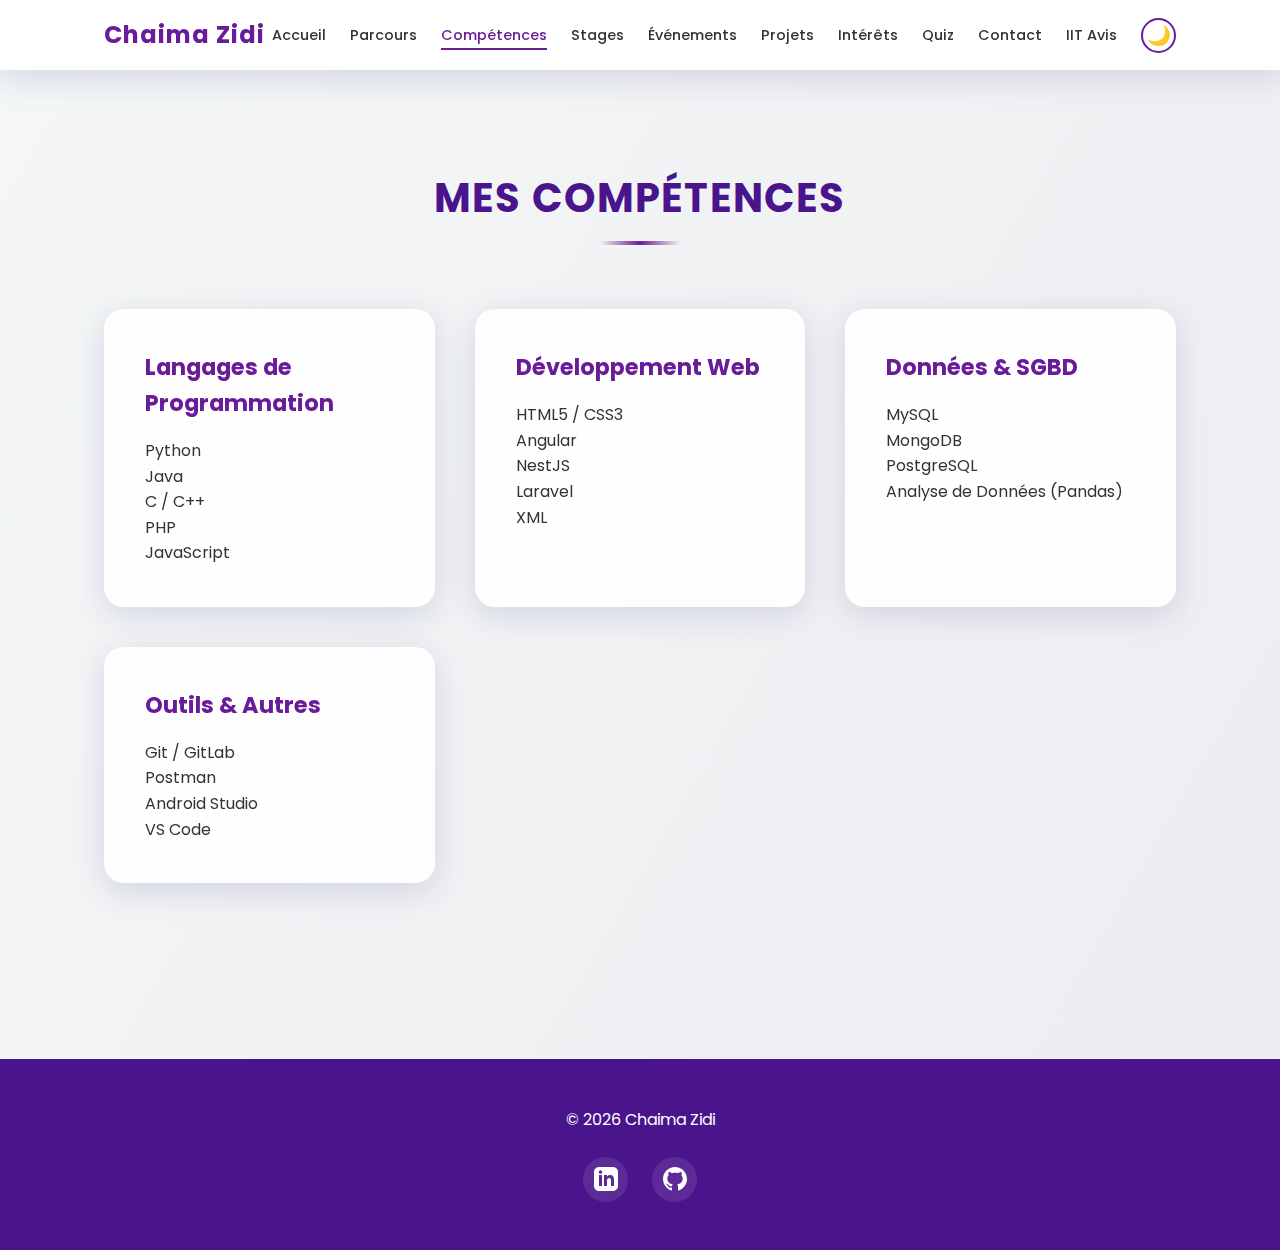
<file: skills.html>
<!DOCTYPE html>
<html lang="fr">

<head>
    <meta charset="UTF-8">
    <meta name="viewport" content="width=device-width, initial-scale=1.0">
    <title>Compétences Techniques - Chaima Zidi</title>
    <link rel="stylesheet" href="css/style.css">
</head>

<body>

    <header>
        <nav>
            <div class="logo">Chaima Zidi</div>
            <ul class="nav-links">
                <li><a href="index.html">Accueil</a></li>
                <li><a href="education.html">Parcours</a></li>
                <li><a href="skills.html" class="active">Compétences</a></li>
                <li><a href="experience.html">Stages</a></li>
                <li><a href="events.html">Événements</a></li>
                <li><a href="projects.html">Projets</a></li>
                <li><a href="interests.html">Intérêts</a></li>
                <li><a href="quiz.html">Quiz</a></li>
                <li><a href="contact.html">Contact</a></li>
                <li><a href="testimonial.html">IIT Avis</a></li>
            </ul>
        </nav>
    </header>

    <section>
        <h2 class="section-title">Mes Compétences</h2>

        <div class="grid-container">
            <div class="card">
                <h3>Langages de Programmation</h3>
                <ul>
                    <li>Python</li>
                    <li>Java</li>
                    <li>C / C++</li>
                    <li>PHP</li>
                    <li>JavaScript</li>
                </ul>
            </div>

            <div class="card">
                <h3>Développement Web</h3>
                <ul>
                    <li>HTML5 / CSS3</li>
                    <li>Angular</li>
                    <li>NestJS</li>
                    <li>Laravel</li>
                    <li>XML</li>
                </ul>
            </div>

            <div class="card">
                <h3>Données & SGBD</h3>
                <ul>
                    <li>MySQL</li>
                    <li>MongoDB</li>
                    <li>PostgreSQL</li>
                    <li>Analyse de Données (Pandas)</li>
                </ul>
            </div>

            <div class="card">
                <h3>Outils & Autres</h3>
                <ul>
                    <li>Git / GitLab</li>
                    <li>Postman</li>
                    <li>Android Studio</li>
                    <li>VS Code</li>
                </ul>
            </div>
        </div>
    </section>

    
    <footer>
        <p>&copy;
            <script>document.write(new Date().getFullYear())</script> Chaima Zidi
        </p>
        
        <div class="social-links">
            <a href="https://www.linkedin.com/in/chayma-zidi-4083202a0" target="_blank" aria-label="LinkedIn">
                <svg xmlns="http://www.w3.org/2000/svg" width="24" height="24" viewBox="0 0 24 24" fill="currentColor">
                    <path d="M19 0h-14c-2.761 0-5 2.239-5 5v14c0 2.761 2.239 5 5 5h14c2.762 0 5-2.239 5-5v-14c0-2.761-2.238-5-5-5zm-11 19h-3v-11h3v11zm-1.5-12.268c-.966 0-1.75-.79-1.75-1.764s.784-1.764 1.75-1.764 1.75.79 1.75 1.764-.783 1.764-1.75 1.764zm13.5 12.268h-3v-5.604c0-3.368-4-3.113-4 0v5.604h-3v-11h3v1.765c1.396-2.586 7-2.777 7 2.476v6.759z"/>
                </svg>
            </a>
            
            <a href="https://github.com/Chaima-23" target="_blank" aria-label="GitHub">
                <svg xmlns="http://www.w3.org/2000/svg" width="24" height="24" viewBox="0 0 24 24" fill="currentColor">
                    <path d="M12 0c-6.626 0-12 5.373-12 12 0 5.302 3.438 9.8 8.207 11.387.599.111.793-.261.793-.577v-2.234c-3.338.726-4.033-1.416-4.033-1.416-.546-1.387-1.333-1.756-1.333-1.756-1.089-.745.083-.729.083-.729 1.205.084 1.839 1.237 1.839 1.237 1.07 1.834 2.807 1.304 3.492.997.107-.775.418-1.305.762-1.604-2.665-.305-5.467-1.334-5.467-5.931 0-1.311.469-2.381 1.236-3.221-.124-.303-.535-1.524.117-3.176 0 0 1.008-.322 3.301 1.23.957-.266 1.983-.399 3.003-.404 1.02.005 2.047.138 3.006.404 2.291-1.552 3.297-1.23 3.297-1.23.653 1.653.242 2.874.118 3.176.77.84 1.235 1.911 1.235 3.221 0 4.609-2.807 5.624-5.479 5.921.43.372.823 1.102.823 2.222v3.293c0 .319.192.694.801.576 4.765-1.589 8.199-6.086 8.199-11.386 0-6.627-5.373-12-12-12z"/>
                </svg>
            </a>
        </div>
    </footer>

    <script src="js/main.js"></script>
</body>

</html>
</file>
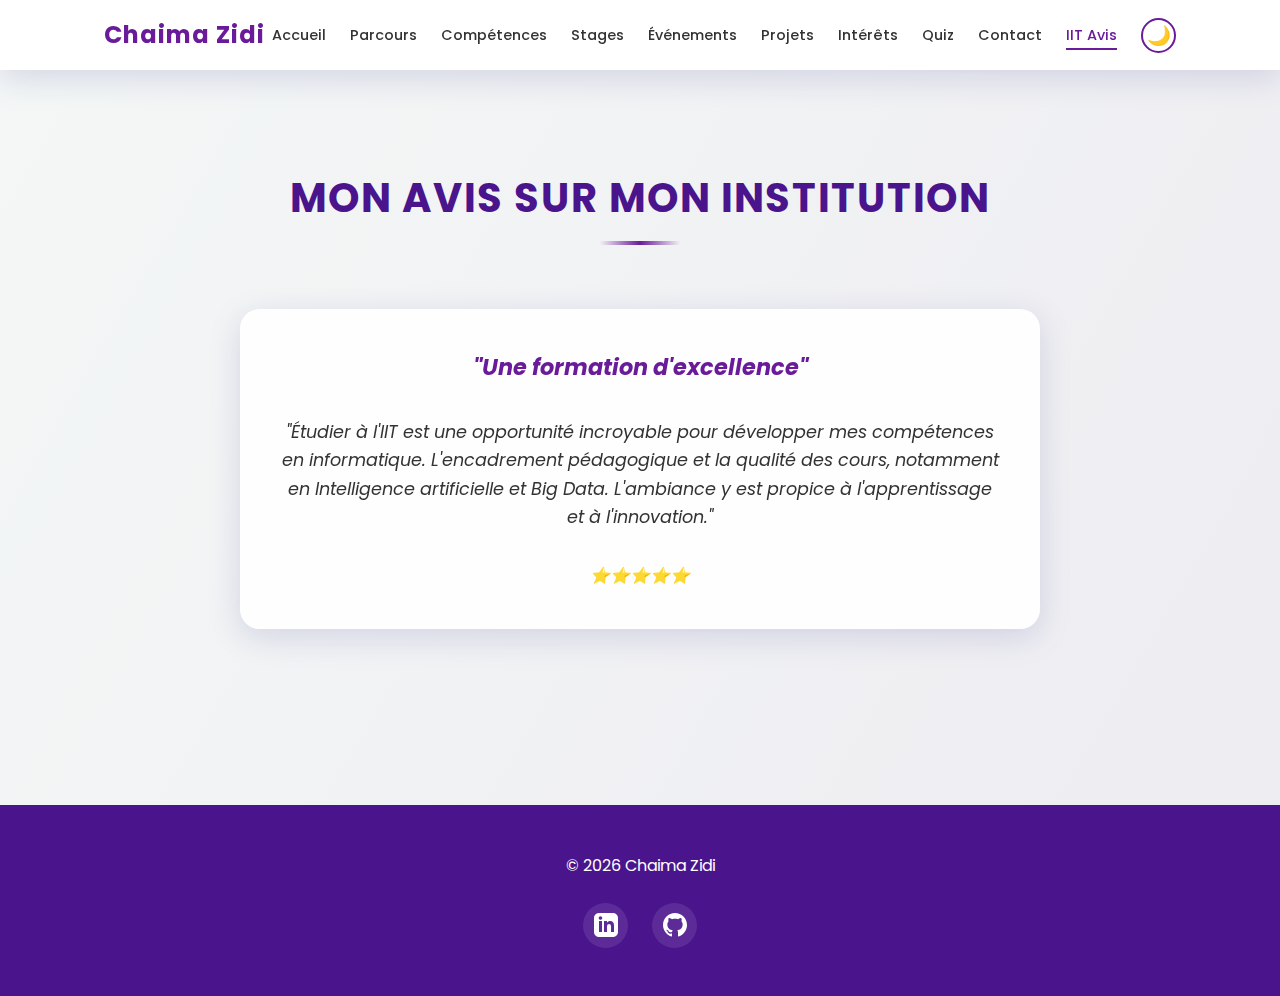
<file: testimonial.html>
<!DOCTYPE html>
<html lang="fr">

<head>
    <meta charset="UTF-8">
    <meta name="viewport" content="width=device-width, initial-scale=1.0">
    <title>Témoignage - Chaima Zidi</title>
    <link rel="stylesheet" href="css/style.css">
</head>

<body>

    <header>
        <nav>
            <div class="logo">Chaima Zidi</div>
            <ul class="nav-links">
                <li><a href="index.html">Accueil</a></li>
                <li><a href="education.html">Parcours</a></li>
                <li><a href="skills.html">Compétences</a></li>
                <li><a href="experience.html">Stages</a></li>
                <li><a href="events.html">Événements</a></li>
                <li><a href="projects.html">Projets</a></li>
                <li><a href="interests.html">Intérêts</a></li>
                <li><a href="quiz.html">Quiz</a></li>
                <li><a href="contact.html">Contact</a></li>
                <li><a href="testimonial.html" class="active">IIT Avis</a></li>
            </ul>
        </nav>
    </header>

    <section>
        <h2 class="section-title">Mon Avis sur mon Institution</h2>

        <div class="card" style="max-width: 800px; margin: 0 auto; text-align: center; font-style: italic;">
            <h3 style="margin-bottom: 2rem;">"Une formation d'excellence"</h3>

            <p style="font-size: 1.1rem; margin-bottom: 2rem;">
                "Étudier à l'IIT est une opportunité incroyable pour développer mes compétences en informatique.
                L'encadrement pédagogique et la qualité des cours, notamment en Intelligence artificielle et Big Data.
                L'ambiance y est propice à l'apprentissage et à l'innovation."
            </p>

            <div style="display: flex; justify-content: center; gap: 10px;">
                <span>⭐⭐⭐⭐⭐</span>
            </div>
        </div>
    </section>

    
    <footer>
        <p>&copy;
            <script>document.write(new Date().getFullYear())</script> Chaima Zidi
        </p>
        
        <div class="social-links">
            <a href="https://www.linkedin.com/in/chayma-zidi-4083202a0" target="_blank" aria-label="LinkedIn">
                <svg xmlns="http://www.w3.org/2000/svg" width="24" height="24" viewBox="0 0 24 24" fill="currentColor">
                    <path d="M19 0h-14c-2.761 0-5 2.239-5 5v14c0 2.761 2.239 5 5 5h14c2.762 0 5-2.239 5-5v-14c0-2.761-2.238-5-5-5zm-11 19h-3v-11h3v11zm-1.5-12.268c-.966 0-1.75-.79-1.75-1.764s.784-1.764 1.75-1.764 1.75.79 1.75 1.764-.783 1.764-1.75 1.764zm13.5 12.268h-3v-5.604c0-3.368-4-3.113-4 0v5.604h-3v-11h3v1.765c1.396-2.586 7-2.777 7 2.476v6.759z"/>
                </svg>
            </a>
            
            <a href="https://github.com/Chaima-23" target="_blank" aria-label="GitHub">
                <svg xmlns="http://www.w3.org/2000/svg" width="24" height="24" viewBox="0 0 24 24" fill="currentColor">
                    <path d="M12 0c-6.626 0-12 5.373-12 12 0 5.302 3.438 9.8 8.207 11.387.599.111.793-.261.793-.577v-2.234c-3.338.726-4.033-1.416-4.033-1.416-.546-1.387-1.333-1.756-1.333-1.756-1.089-.745.083-.729.083-.729 1.205.084 1.839 1.237 1.839 1.237 1.07 1.834 2.807 1.304 3.492.997.107-.775.418-1.305.762-1.604-2.665-.305-5.467-1.334-5.467-5.931 0-1.311.469-2.381 1.236-3.221-.124-.303-.535-1.524.117-3.176 0 0 1.008-.322 3.301 1.23.957-.266 1.983-.399 3.003-.404 1.02.005 2.047.138 3.006.404 2.291-1.552 3.297-1.23 3.297-1.23.653 1.653.242 2.874.118 3.176.77.84 1.235 1.911 1.235 3.221 0 4.609-2.807 5.624-5.479 5.921.43.372.823 1.102.823 2.222v3.293c0 .319.192.694.801.576 4.765-1.589 8.199-6.086 8.199-11.386 0-6.627-5.373-12-12-12z"/>
                </svg>
            </a>
        </div>
    </footer>

    <script src="js/main.js"></script>
</body>

</html>
</file>
<file: css/style.css>
/* Global Styles */
@import url('https://fonts.googleapis.com/css2?family=Poppins:wght@300;400;600;700&display=swap');

:root {
    /* Light Theme (Default) */
    --primary-color: #6a1b9a;
    --secondary-color: #4a148c;
    --accent-color: #e1bee7;
    --text-color: #333;
    --bg-color: #f4f7f6;
    --card-bg: rgba(255, 255, 255, 0.9);
    --nav-bg: rgba(255, 255, 255, 0.95);
    --shadow: 0 8px 32px 0 rgba(31, 38, 135, 0.15);
    --border: 1px solid rgba(255, 255, 255, 0.18);
    --transition: all 0.4s ease;
}

body.dark-theme {
    /* Dark Theme Variables */
    --primary-color: #ce93d8;
    --secondary-color: #ab47bc;
    --accent-color: #7b1fa2;
    --text-color: #f4f7f6;
    --bg-color: #121212;
    --card-bg: rgba(30, 30, 30, 0.85);
    /* Glass dark */
    --nav-bg: rgba(18, 18, 18, 0.95);
    --shadow: 0 8px 32px 0 rgba(0, 0, 0, 0.37);
    --border: 1px solid rgba(255, 255, 255, 0.05);
}

* {
    margin: 0;
    padding: 0;
    box-sizing: border-box;
    transition: background-color 0.3s ease, color 0.3s ease;
    /* Smooth theme switch */
}

body {
    font-family: 'Poppins', sans-serif;
    background-color: var(--bg-color);
    background-image: linear-gradient(120deg, var(--bg-color) 0%, rgba(106, 27, 154, 0.05) 100%);
    color: var(--text-color);
    line-height: 1.6;
    overflow-x: hidden;
}

a {
    text-decoration: none;
    color: inherit;
    transition: var(--transition);
}

ul {
    list-style: none;
}

/* Header & Navigation */
header {
    background-color: var(--nav-bg);
    backdrop-filter: blur(8px);
    /* Blur effect */
    -webkit-backdrop-filter: blur(8px);
    box-shadow: var(--shadow);
    position: sticky;
    top: 0;
    z-index: 1000;
}

/* Quiz Styles - Improved */
.quiz-container {
    background: var(--card-bg);
    padding: 2.5rem;
    border-radius: 15px;
    box-shadow: var(--shadow);
    max-width: 800px;
    margin: 0 auto;
    backdrop-filter: blur(10px);
    border: var(--border);
}

.question {
    margin-bottom: 2.5rem;
    padding-bottom: 1.5rem;
    border-bottom: 1px solid rgba(0, 0, 0, 0.1);
}

.dark-theme .question {
    border-bottom-color: rgba(255, 255, 255, 0.1);
}

.question h3 {
    margin-bottom: 1.2rem;
    color: var(--primary-color);
    font-size: 1.3rem;
}

.options {
    display: flex;
    flex-direction: column;
    gap: 0.8rem;
}

.options label {
    display: flex;
    align-items: center;
    gap: 10px;
    cursor: pointer;
    padding: 0.8rem;
    background: rgba(255, 255, 255, 0.05);
    border-radius: 8px;
    transition: var(--transition);
}

.options label:hover {
    background: rgba(106, 27, 154, 0.1);
    transform: translateX(10px);
}

.dark-theme .options label:hover {
    background: rgba(255, 255, 255, 0.1);
}

.result-box {
    margin-top: 2rem;
    padding: 2rem;
    background-color: rgba(67, 160, 71, 0.1);
    border: 1px solid #43a047;
    border-radius: 10px;
    display: none;
    color: var(--text-color);
}

nav {
    display: flex;
    justify-content: space-between;
    align-items: center;
    padding: 1rem 5%;
    max-width: 1200px;
    margin: 0 auto;
}

.logo {
    font-size: 1.5rem;
    font-weight: 700;
    color: var(--primary-color);
    letter-spacing: 1px;
    display: flex;
    align-items: center;
    gap: 10px;
}

.nav-profile-img {
    width: 45px;
    height: 45px;
    border-radius: 50%;
    object-fit: cover;
    border: 2px solid var(--primary-color);
    transition: var(--transition);
}

.nav-profile-img:hover {
    transform: scale(1.1);
}

.nav-links {
    display: flex;
    gap: 1.5rem;
    align-items: center;
}

.nav-links a {
    font-weight: 500;
    font-size: 0.9rem;
    position: relative;
}

.nav-links a:hover,
.nav-links a.active {
    color: var(--primary-color);
}

.nav-links a::after {
    content: '';
    position: absolute;
    width: 0;
    height: 2px;
    bottom: -5px;
    left: 0;
    background-color: var(--primary-color);
    transition: var(--transition);
}

.nav-links a:hover::after,
.nav-links a.active::after {
    width: 100%;
}

/* Theme Toggle Button */
.theme-btn {
    background: none;
    border: 2px solid var(--primary-color);
    color: var(--text-color);
    border-radius: 50%;
    width: 35px;
    height: 35px;
    cursor: pointer;
    display: flex;
    align-items: center;
    justify-content: center;
    font-size: 1.2rem;
    transition: var(--transition);
}

.theme-btn:hover {
    background-color: var(--primary-color);
    color: var(--bg-color);
}

/* Hero Section */
.hero {
    display: flex;
    align-items: center;
    justify-content: space-between;
    padding: 4rem 5%;
    max-width: 1200px;
    margin: 0 auto;
    min-height: 85vh;
}

.hero-content {
    flex: 1;
    position: relative;
}

.hero h1 {
    font-size: 3.5rem;
    margin-bottom: 0.5rem;
    color: var(--primary-color);
    text-shadow: 2px 2px 4px rgba(0, 0, 0, 0.1);
}

.typing-text {
    font-size: 1.5rem;
    color: var(--secondary-color);
    margin-bottom: 2rem;
    font-weight: 600;
    min-height: 1.6em;
    /* Reserve space */
}

.typing-cursor {
    display: inline-block;
    width: 3px;
    background-color: var(--secondary-color);
    animation: blink 0.7s infinite;
}

@keyframes blink {

    0%,
    100% {
        opacity: 1;
    }

    50% {
        opacity: 0;
    }
}

.hero p {
    font-size: 1.1rem;
    margin-bottom: 2rem;
    color: var(--text-color);
    opacity: 0.9;
}

.btn {
    display: inline-block;
    padding: 0.9rem 2rem;
    background: linear-gradient(45deg, var(--primary-color), var(--secondary-color));
    color: white;
    /* Always white text on gradient */
    border-radius: 30px;
    font-weight: 600;
    border: none;
    cursor: pointer;
    box-shadow: 0 4px 15px rgba(106, 27, 154, 0.4);
    transition: var(--transition);
}

.btn:hover {
    transform: translateY(-3px) scale(1.02);
    box-shadow: 0 8px 25px rgba(106, 27, 154, 0.6);
}

.hero-image {
    flex: 1;
    display: flex;
    justify-content: center;
    animation: float 6s ease-in-out infinite;
}

@keyframes float {
    0% {
        transform: translateY(0px);
    }

    50% {
        transform: translateY(-20px);
    }

    100% {
        transform: translateY(0px);
    }
}

.hero-image img {
    max-width: 380px;
    border-radius: 30% 70% 70% 30% / 30% 30% 70% 70%;
    /* Blob shape */
    border: 5px solid var(--card-bg);
    box-shadow: var(--shadow);
    transition: border-radius 1s ease-in-out;
}

/* Sections Global */
section {
    padding: 6rem 5%;
    max-width: 1200px;
    margin: 0 auto;
}

.section-title {
    text-align: center;
    margin-bottom: 4rem;
    font-size: 2.5rem;
    color: var(--secondary-color);
    position: relative;
    padding-bottom: 15px;
    text-transform: uppercase;
    letter-spacing: 2px;
}

.section-title::after {
    content: '';
    position: absolute;
    bottom: 0;
    left: 50%;
    transform: translateX(-50%);
    width: 80px;
    height: 4px;
    background: linear-gradient(90deg, transparent, var(--primary-color), transparent);
}

/* Animations - Reveal on Scroll */
.reveal {
    position: relative;
    transform: translateY(50px);
    opacity: 0;
    transition: all 0.8s ease;
}

.reveal.active {
    transform: translateY(0);
    opacity: 1;
}

/* Cards Grid - Glassmorphism */
.grid-container {
    display: grid;
    grid-template-columns: repeat(auto-fit, minmax(300px, 1fr));
    gap: 2.5rem;
}

.card {
    background: var(--card-bg);
    backdrop-filter: blur(10px);
    -webkit-backdrop-filter: blur(10px);
    padding: 2.5rem;
    border-radius: 20px;
    box-shadow: var(--shadow);
    border: var(--border);
    transition: var(--transition);
}

.card:hover {
    transform: translateY(-10px);
    box-shadow: 0 15px 35px rgba(0, 0, 0, 0.2);
    border-color: var(--primary-color);
}

.card h3 {
    margin-bottom: 1rem;
    color: var(--primary-color);
    font-size: 1.4rem;
}

.card h4 {
    color: var(--secondary-color);
    margin-bottom: 0.5rem;
}

/* Forms - Modern Inputs */
.form-group label {
    color: var(--text-color);
}

.form-group input,
.form-group textarea,
.form-group select {
    background: var(--card-bg);
    /* Input same as card */
    color: var(--text-color);
    border: 1px solid #ddd;
    padding: 1rem;
    border-radius: 10px;
    transition: var(--transition);
}

.form-group input:focus,
.form-group textarea:focus {
    border-color: var(--primary-color);
    box-shadow: 0 0 0 3px rgba(106, 27, 154, 0.2);
}

/* Contact Form Specific Styles */
.form-group {
    margin-bottom: 1.5rem;
}

.form-group label {
    display: block;
    color: var(--text-color);
    font-weight: 500;
    margin-bottom: 0.5rem;
    font-size: 1rem;
}

.form-group input,
.form-group textarea,
.form-group select {
    width: 100%;
    background: var(--card-bg);
    color: var(--text-color);
    border: 2px solid rgba(106, 27, 154, 0.3);
    padding: 1rem;
    border-radius: 10px;
    font-family: 'Poppins', sans-serif;
    font-size: 0.95rem;
    transition: var(--transition);
}

.form-group input::placeholder,
.form-group textarea::placeholder {
    color: rgba(128, 128, 128, 0.6);
}

.form-group input:focus,
.form-group textarea:focus,
.form-group select:focus {
    outline: none;
    border-color: var(--primary-color);
    box-shadow: 0 0 0 3px rgba(106, 27, 154, 0.2);
}

/* Dark theme adjustments */
.dark-theme .form-group input,
.dark-theme .form-group textarea,
.dark-theme .form-group select {
    border-color: rgba(206, 147, 216, 0.3);
}

/* Form button styling */
form .btn {
    margin-top: 1rem;
    width: 100%;
    font-size: 1.1rem;
    padding: 1rem 2rem;
}



/* Footer */
footer {
    background: var(--secondary-color);
    color: white;
    text-align: center;
    padding: 3rem;
    margin-top: 5rem;
    position: relative;
    overflow: hidden;
}

footer p {
    margin-bottom: 1.5rem;
    font-size: 1rem;
}

/* Social Links in Footer */
.social-links {
    display: flex;
    justify-content: center;
    gap: 1.5rem;
    margin-top: 1rem;
}

.social-links a {
    display: inline-flex;
    align-items: center;
    justify-content: center;
    width: 45px;
    height: 45px;
    background: rgba(255, 255, 255, 0.1);
    border-radius: 50%;
    color: white;
    transition: var(--transition);
    border: 2px solid transparent;
}

.social-links a:hover {
    background: white;
    color: var(--secondary-color);
    transform: translateY(-5px);
    border-color: white;
}

.social-links svg {
    width: 24px;
    height: 24px;
}


/* Responsive */
@media (max-width: 768px) {
    nav {
        flex-direction: column;
        gap: 1.5rem;
    }

    .nav-links {
        flex-wrap: wrap;
        /* Wrap links on small screens */
        justify-content: center;
    }

    .hero {
        flex-direction: column-reverse;
        text-align: center;
        padding-top: 8rem;
        /* Space for stacked nav */
    }

    .hero h1 {
        font-size: 2.5rem;
    }
}
</file>
<file: css/custom_image.css>
/* Interactive Image Styles */
.interactive-img {
    width: 350px;
    height: 350px;
    object-fit: cover;
    border-radius: 50%;
    /* Rounded circle */
    border: 8px solid var(--card-bg);
    box-shadow: var(--shadow);
    transition: all 0.5s cubic-bezier(0.175, 0.885, 0.32, 1.275);
    /* Bouncy transition */
    cursor: pointer;
}

.interactive-img:hover {
    transform: scale(1.05) rotate(5deg);
    border-color: var(--primary-color);
    box-shadow: 0 20px 40px rgba(106, 27, 154, 0.4);
    filter: brightness(1.1);
}

/* Ensure Floating animation works with this if wanted, or override it */
.hero-image {
    animation: float 6s ease-in-out infinite;
}

.hero-image:hover {
    animation-play-state: paused;
    /* Pause float on hover for better interaction */
}
</file>
<file: css/dropdown.css>
/* Dropdown Styling */
.dropdown {
    position: relative;
    display: inline-block;
}

.dropdown-content {
    display: none;
    position: absolute;
    background-color: var(--card-bg);
    /* Glassmorphism inherited */
    backdrop-filter: blur(10px);
    -webkit-backdrop-filter: blur(10px);
    min-width: 160px;
    box-shadow: 0 8px 16px rgba(0, 0, 0, 0.2);
    z-index: 1000;
    border-radius: 10px;
    border: 1px solid rgba(255, 255, 255, 0.1);
    top: 100%;
    right: 0;
    padding: 0.5rem 0;
}

.dropdown-content li {
    display: block;
}

.dropdown-content a {
    color: var(--text-color);
    padding: 12px 16px;
    text-decoration: none;
    display: block;
    font-size: 0.9rem;
    transition: var(--transition);
}

.dropdown-content a:hover {
    background-color: rgba(106, 27, 154, 0.1);
    /* Subtle hover bg */
    color: var(--primary-color);
}

.dropdown:hover .dropdown-content {
    display: block;
    animation: fadeIn 0.3s ease;
}

@keyframes fadeIn {
    from {
        opacity: 0;
        transform: translateY(10px);
    }

    to {
        opacity: 1;
        transform: translateY(0);
    }
}

/* Adjust marker/arrow */
.dropdown>a::after {
    content: ' ▾';
    font-size: 0.8em;
}
</file>
